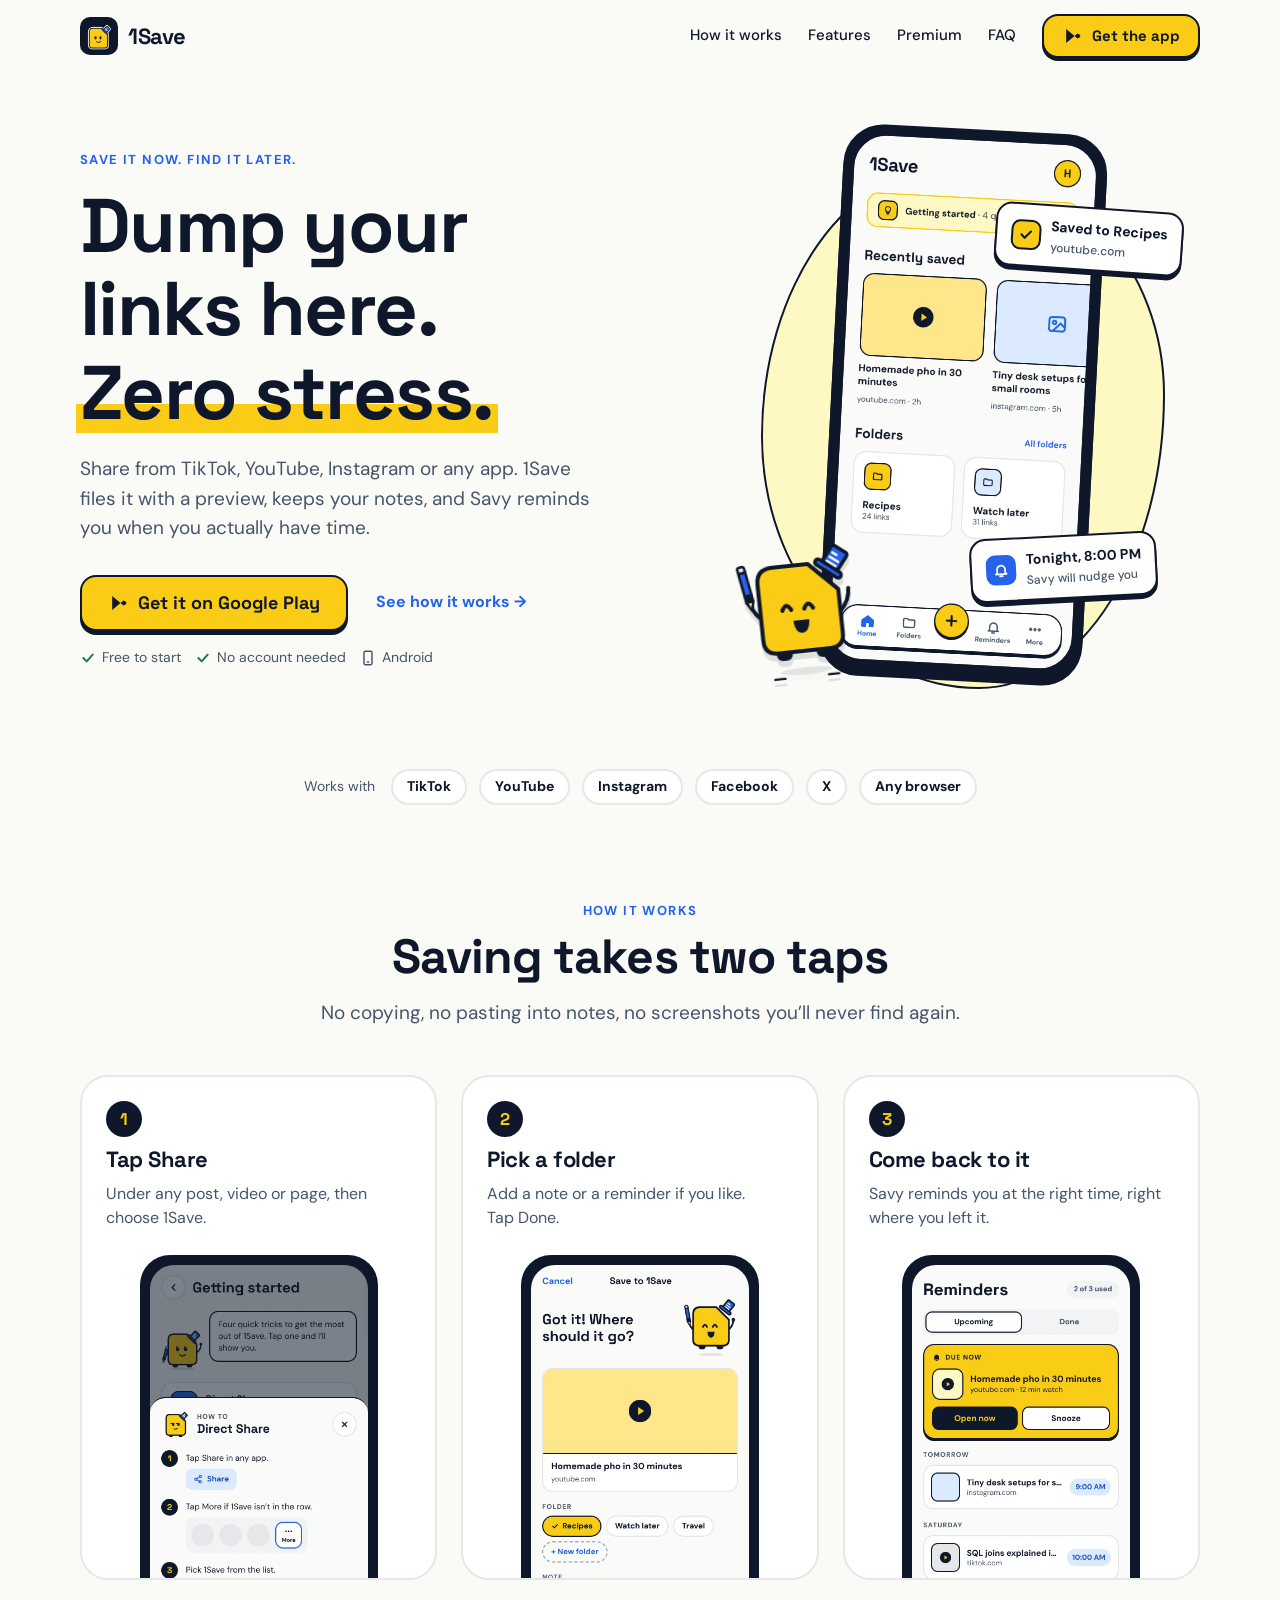
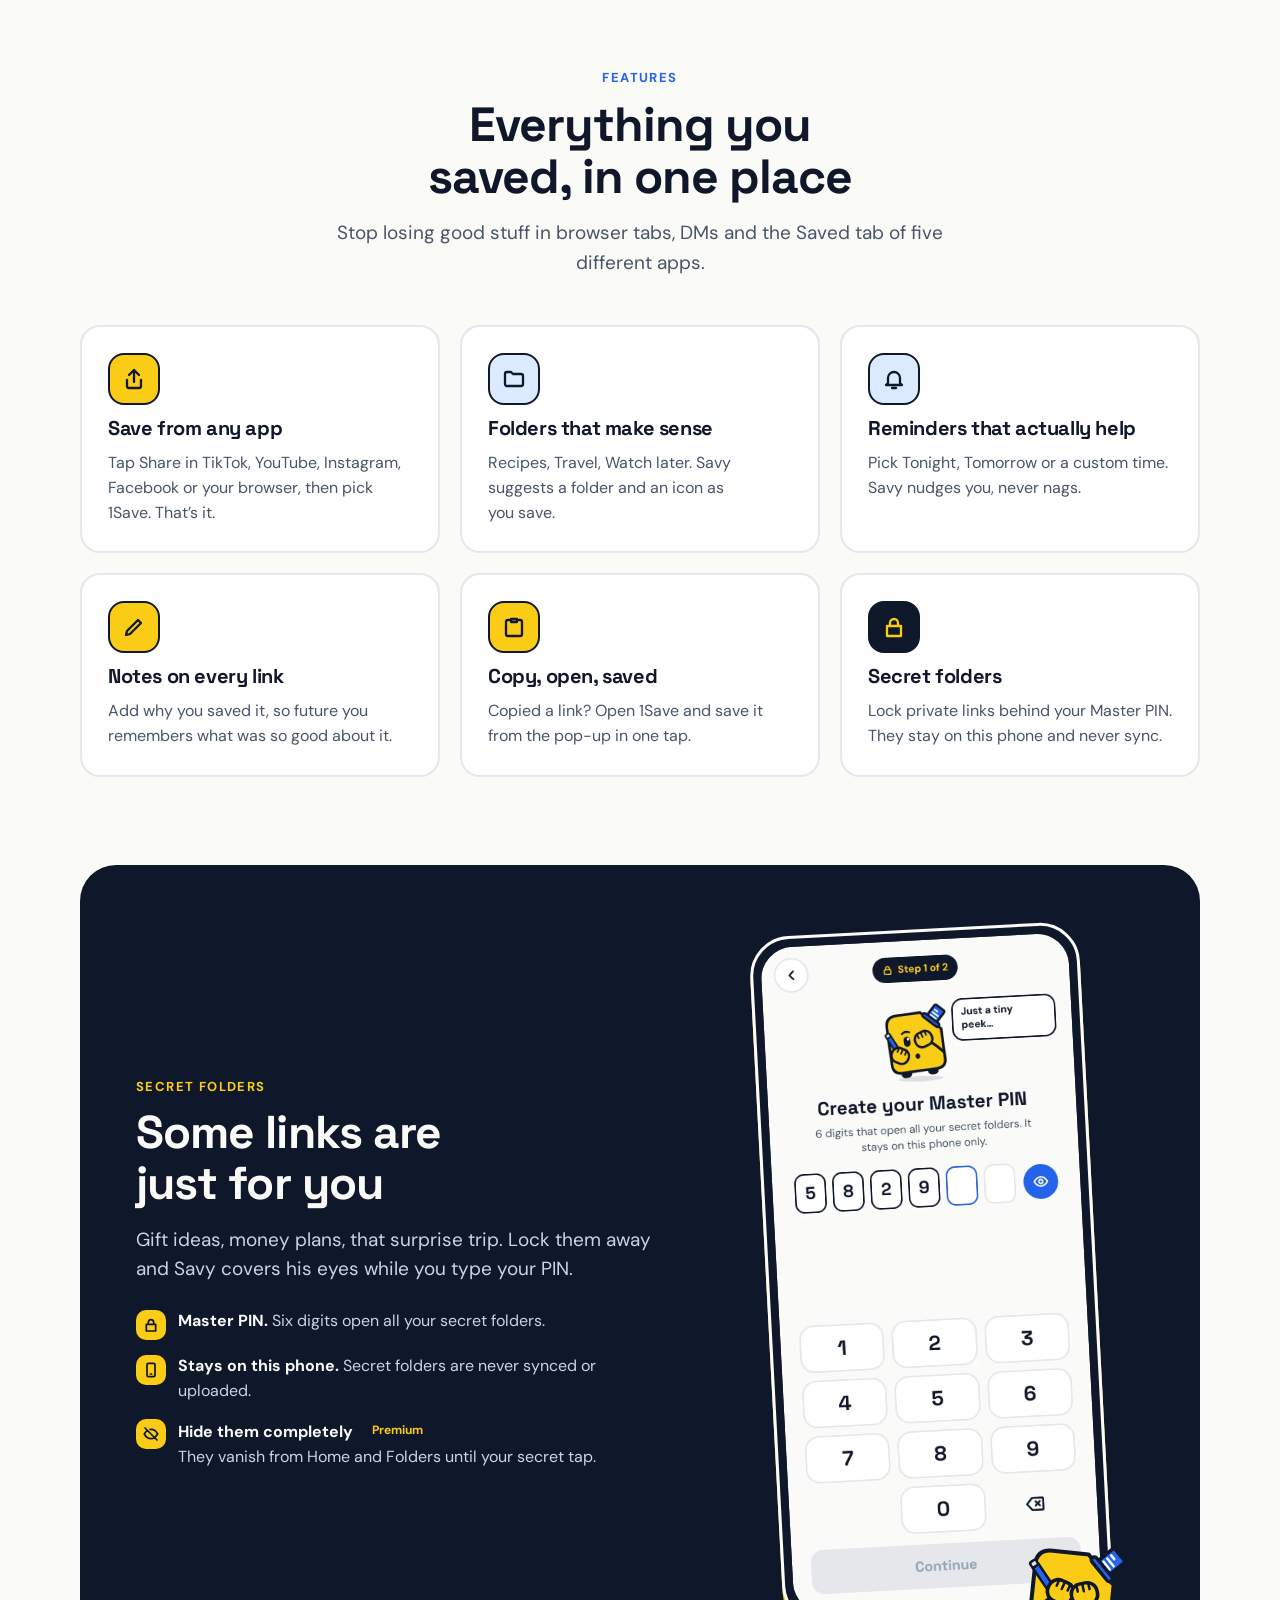
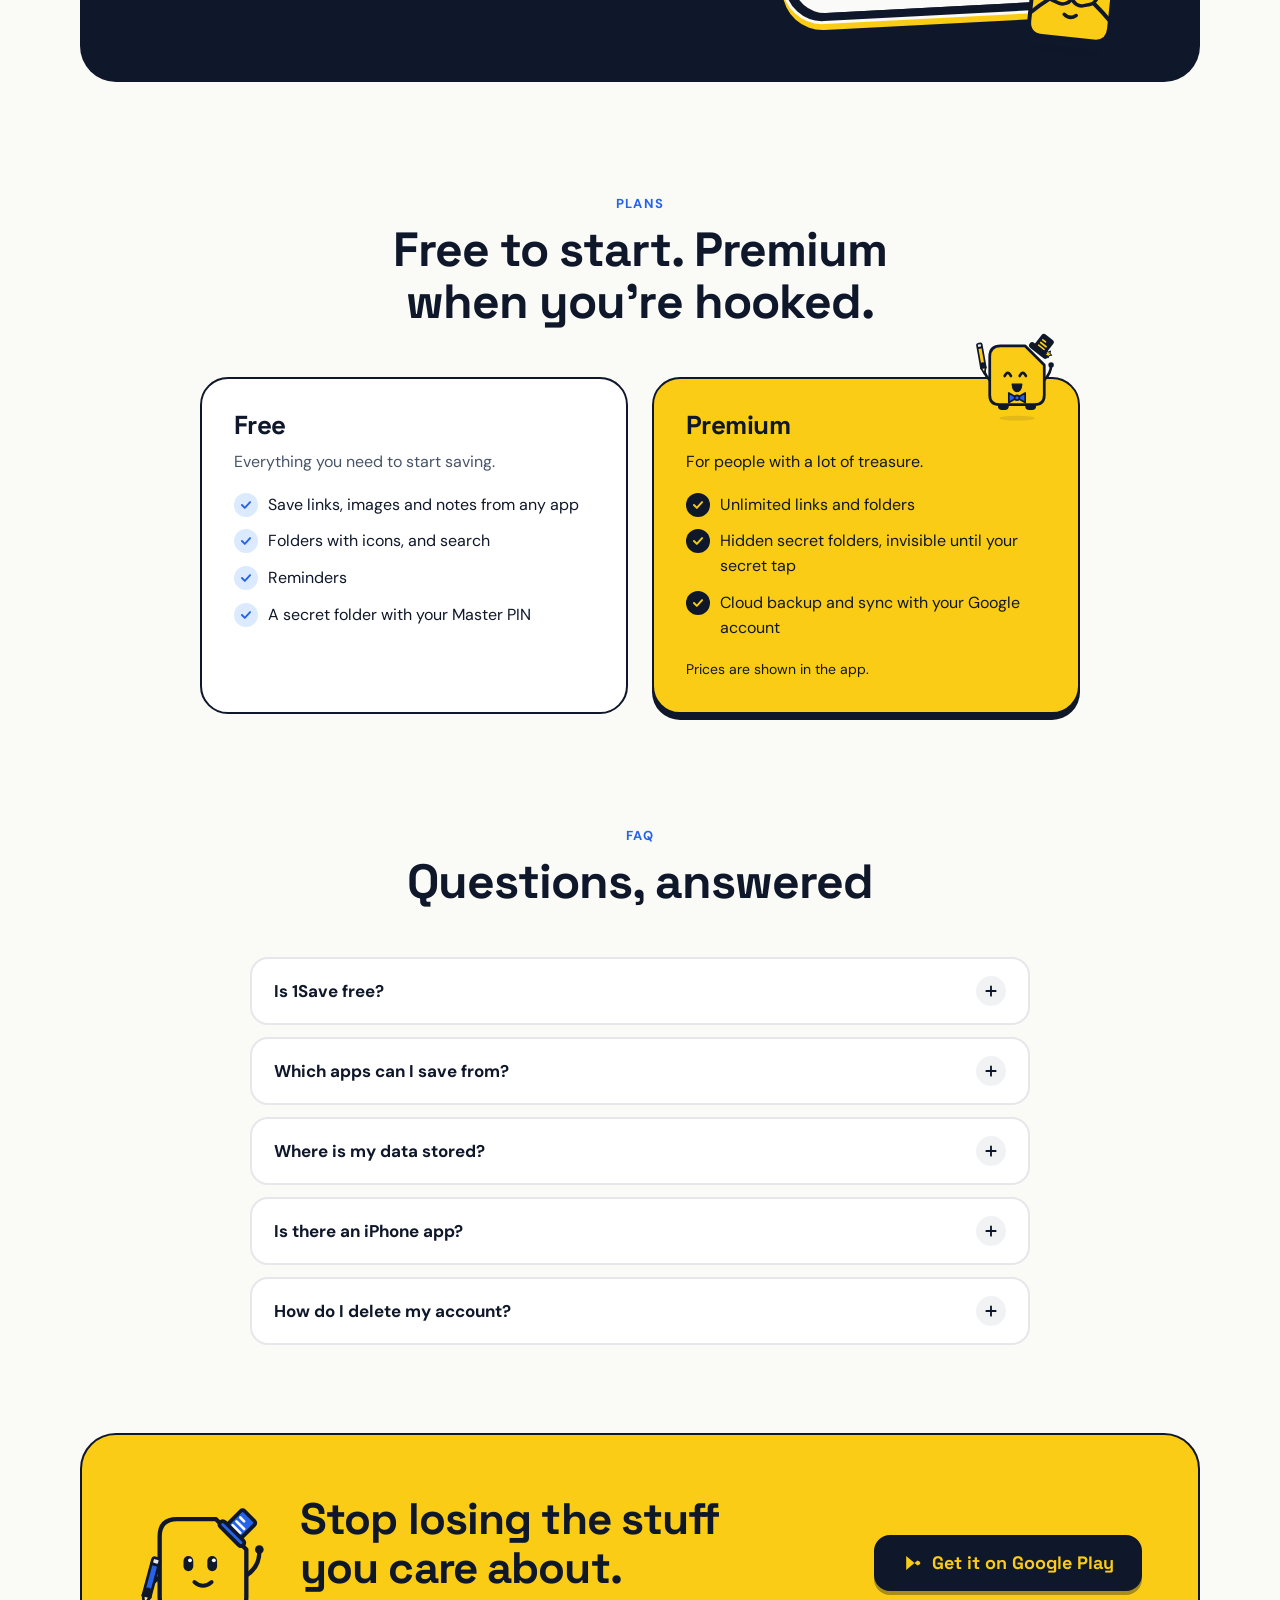
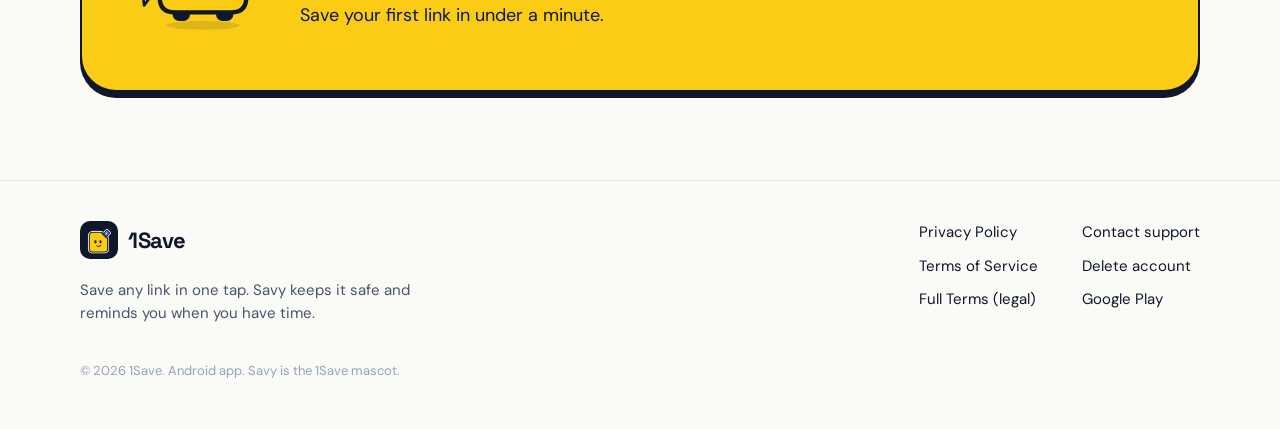
<file: index.html>
<!DOCTYPE html>
<html lang="en">
<head>
<meta charset="utf-8">
<meta name="viewport" content="width=device-width, initial-scale=1">
<title>1Save: save any link in one tap</title>
<meta name="description" content="Save links, videos and images from any app in one tap. Folders, notes and smart reminders, with Savy keeping it all safe. Free on Android.">
<link rel="canonical" href="https://1save.app/">
<meta name="theme-color" content="#FAFAF7">
<link rel="icon" href="assets/favicon.png" sizes="48x48" type="image/png">
<link rel="icon" href="assets/favicon-192.png" sizes="192x192" type="image/png">
<link rel="apple-touch-icon" href="assets/logo.png">
<meta property="og:type" content="website">
<meta property="og:site_name" content="1Save">
<meta property="og:title" content="1Save: save any link in one tap">
<meta property="og:description" content="Save links, videos and images from any app in one tap. Folders, notes and smart reminders, with Savy keeping it all safe. Free on Android.">
<meta property="og:url" content="https://1save.app/">
<meta property="og:image" content="https://1save.app/assets/web_preview.png">
<meta property="og:image:width" content="1200">
<meta property="og:image:height" content="630">
<meta name="twitter:card" content="summary_large_image">
<meta name="twitter:title" content="1Save: save any link in one tap">
<meta name="twitter:description" content="Save links, videos and images from any app in one tap. Folders, notes and smart reminders, with Savy keeping it all safe. Free on Android.">
<meta name="twitter:image" content="https://1save.app/assets/web_preview.png">
<link rel="preconnect" href="https://fonts.googleapis.com">
<link rel="preconnect" href="https://fonts.gstatic.com" crossorigin>
<link rel="stylesheet" href="https://fonts.googleapis.com/css2?family=DM+Sans:wght@400;500;700&amp;family=Space+Grotesk:wght@500;700&amp;display=swap">
<link rel="stylesheet" href="assets/site.css">
<!-- Google tag (gtag.js) -->
<script async src="https://www.googletagmanager.com/gtag/js?id=G-3QZ41BPEPX"></script>
<script>
window.dataLayer = window.dataLayer || [];
function gtag(){dataLayer.push(arguments);}
gtag('js', new Date());
gtag('config', 'G-3QZ41BPEPX');
</script>
<script type="application/ld+json">
{"@context":"https://schema.org","@type":"SoftwareApplication","name":"1Save","operatingSystem":"Android","applicationCategory":"UtilitiesApplication","url":"https://1save.app/","offers":{"@type":"Offer","price":"0","priceCurrency":"USD"},"downloadUrl":"https://play.google.com/store/apps/details?id=com.onesave.app"}
</script>
</head>
<body>
<a class="skip" href="#main">Skip to content</a>
<header class="site-header" id="top">
<div class="wrap">
<a class="brand" href="index.html"><img src="assets/logo.png" alt="" width="38" height="38">1Save</a>
<nav class="nav" aria-label="Main"><a class="navlink" href="#how">How it works</a><a class="navlink" href="#features">Features</a><a class="navlink" href="#plans">Premium</a><a class="navlink" href="#faq">FAQ</a><a class="btn btn-primary btn-small" href="https://play.google.com/store/apps/details?id=com.onesave.app" target="_blank" rel="noopener noreferrer"><svg width="20" height="20" viewBox="0 0 24 24" aria-hidden="true"><path d="M5 3.5v17l10-8.5z" fill="#0F172A"/><path d="M15 12l3.6-3.1 2.4 1.4c1.3.8 1.3 2.6 0 3.4l-2.4 1.4z" fill="#0F172A"/></svg>Get the app</a></nav>
</div>
</header>
<main id="main">

<section class="hero">
<div class="wrap">
<div>
<div class="overline">Save it now. Find it later.</div>
<h1>Dump your links here. <span class="hl">Zero stress.</span></h1>
<p class="lead">Share from TikTok, YouTube, Instagram or any app. 1Save files it with a preview, keeps your notes, and Savy reminds you when you actually have time.</p>
<div class="hero-cta">
<a class="btn btn-primary" href="https://play.google.com/store/apps/details?id=com.onesave.app" target="_blank" rel="noopener noreferrer"><svg width="20" height="20" viewBox="0 0 24 24" aria-hidden="true"><path d="M5 3.5v17l10-8.5z" fill="#0F172A"/><path d="M15 12l3.6-3.1 2.4 1.4c1.3.8 1.3 2.6 0 3.4l-2.4 1.4z" fill="#0F172A"/></svg>Get it on Google Play</a>
<a class="btn btn-ghost" href="#how">See how it works →</a>
</div>
<div class="hero-note"><span><svg width="16" height="16" viewBox="0 0 24 24" fill="none" stroke="#15803D" stroke-width="3" stroke-linecap="round" stroke-linejoin="round" aria-hidden="true"><path d="M5 12l5 5 9-10"/></svg>Free to start</span><span><svg width="16" height="16" viewBox="0 0 24 24" fill="none" stroke="#15803D" stroke-width="3" stroke-linecap="round" stroke-linejoin="round" aria-hidden="true"><path d="M5 12l5 5 9-10"/></svg>No account needed</span><span><svg width="16" height="16" viewBox="0 0 24 24" fill="none" stroke="#475569" stroke-width="2.2" stroke-linecap="round" stroke-linejoin="round" aria-hidden="true"><path d="M8 2h8a2 2 0 0 1 2 2v16a2 2 0 0 1-2 2H8a2 2 0 0 1-2-2V4a2 2 0 0 1 2-2z M11 18h2"/></svg>Android</span></div>
</div>
<div class="hero-art" aria-hidden="true">
<div class="blob"></div>
<div class="phone"><img src="assets/screens/Main.webp" alt="" width="390" height="844" fetchpriority="high"></div>
<img class="savy" src="assets/savy/excited.svg" alt="" width="120" height="132">
<div class="sticker s1"><span class="dot" style="background:#FACC15;border:2px solid #0F172A"><svg width="16" height="16" viewBox="0 0 24 24" fill="none" stroke="#0F172A" stroke-width="3.2" stroke-linecap="round" stroke-linejoin="round" aria-hidden="true"><path d="M5 12l5 5 9-10"/></svg></span><span>Saved to Recipes<small>youtube.com</small></span></div>
<div class="sticker s2"><span class="dot" style="background:#2563EB"><svg width="16" height="16" viewBox="0 0 24 24" fill="none" stroke="#FFFFFF" stroke-width="2.6" stroke-linecap="round" stroke-linejoin="round" aria-hidden="true"><path d="M6 16V11a6 6 0 0 1 12 0v5l2 2H4z M10 21h4"/></svg></span><span>Tonight, 8:00 PM<small>Savy will nudge you</small></span></div>
</div>
</div>
</section>

<div class="works" aria-label="Works with"><div class="wrap"><p>Works with</p><span class="chip">TikTok</span><span class="chip">YouTube</span><span class="chip">Instagram</span><span class="chip">Facebook</span><span class="chip">X</span><span class="chip">Any browser</span></div></div>

<section class="block" id="how">
<div class="wrap">
<div class="section-head"><div class="overline">How it works</div><h2>Saving takes two taps</h2><p class="lead">No copying, no pasting into notes, no screenshots you’ll never find again.</p></div>
<div class="steps">
<article class="step"><span class="num">1</span><h3>Tap Share</h3><p>Under any post, video or page, then choose 1Save.</p><div class="shot"><img src="assets/screens/GettingStartedSheet.webp" alt="1Save guide showing how to share a link from another app" width="390" height="844" loading="lazy"></div></article>
<article class="step"><span class="num">2</span><h3>Pick a folder</h3><p>Add a note or a reminder if you like. Tap Done.</p><div class="shot"><img src="assets/screens/SaveSheet.webp" alt="Saving a link: preview, folder chips, note and reminder" width="390" height="844" loading="lazy"></div></article>
<article class="step"><span class="num">3</span><h3>Come back to it</h3><p>Savy reminds you at the right time, right where you left it.</p><div class="shot"><img src="assets/screens/Reminders.webp" alt="Reminders list with a link due now" width="390" height="844" loading="lazy"></div></article>
</div>
</div>
</section>

<section class="block" id="features" style="padding-top:0">
<div class="wrap">
<div class="section-head"><div class="overline">Features</div><h2>Everything you saved, in one place</h2><p class="lead">Stop losing good stuff in browser tabs, DMs and the Saved tab of five different apps.</p></div>
<div class="features">
<article class="feature"><div class="tile" style="background:#FACC15"><svg width="24" height="24" viewBox="0 0 24 24" fill="none" stroke="#0F172A" stroke-width="2.3" stroke-linecap="round" stroke-linejoin="round" aria-hidden="true"><path d="M12 15V3 M7 8l5-5 5 5 M5 13v6a2 2 0 0 0 2 2h10a2 2 0 0 0 2-2v-6"/></svg></div><h3>Save from any app</h3><p>Tap Share in TikTok, YouTube, Instagram, Facebook or your browser, then pick 1Save. That’s it.</p></article>
<article class="feature"><div class="tile" style="background:#DBEAFE"><svg width="24" height="24" viewBox="0 0 24 24" fill="none" stroke="#0F172A" stroke-width="2.3" stroke-linecap="round" stroke-linejoin="round" aria-hidden="true"><path d="M3 7a2 2 0 0 1 2-2h4l2 2h8a2 2 0 0 1 2 2v8a2 2 0 0 1-2 2H5a2 2 0 0 1-2-2z"/></svg></div><h3>Folders that make sense</h3><p>Recipes, Travel, Watch later. Savy suggests a folder and an icon as you save.</p></article>
<article class="feature"><div class="tile" style="background:#DBEAFE"><svg width="24" height="24" viewBox="0 0 24 24" fill="none" stroke="#0F172A" stroke-width="2.3" stroke-linecap="round" stroke-linejoin="round" aria-hidden="true"><path d="M6 16V11a6 6 0 0 1 12 0v5l2 2H4z M10 21h4"/></svg></div><h3>Reminders that actually help</h3><p>Pick Tonight, Tomorrow or a custom time. Savy nudges you, never nags.</p></article>
<article class="feature"><div class="tile" style="background:#FACC15"><svg width="24" height="24" viewBox="0 0 24 24" fill="none" stroke="#0F172A" stroke-width="2.3" stroke-linecap="round" stroke-linejoin="round" aria-hidden="true"><path d="M4 20l4-1 11-11-3-3L5 16z"/></svg></div><h3>Notes on every link</h3><p>Add why you saved it, so future you remembers what was so good about it.</p></article>
<article class="feature"><div class="tile" style="background:#FACC15"><svg width="24" height="24" viewBox="0 0 24 24" fill="none" stroke="#0F172A" stroke-width="2.3" stroke-linecap="round" stroke-linejoin="round" aria-hidden="true"><path d="M9 4h6v3H9z M7 5H6a2 2 0 0 0-2 2v12a2 2 0 0 0 2 2h12a2 2 0 0 0 2-2V7a2 2 0 0 0-2-2h-1"/></svg></div><h3>Copy, open, saved</h3><p>Copied a link? Open 1Save and save it from the pop-up in one tap.</p></article>
<article class="feature"><div class="tile" style="background:#0F172A"><svg width="24" height="24" viewBox="0 0 24 24" fill="none" stroke="#FACC15" stroke-width="2.3" stroke-linecap="round" stroke-linejoin="round" aria-hidden="true"><path d="M5 11h14v10H5z M8 11V8a4 4 0 0 1 8 0v3"/></svg></div><h3>Secret folders</h3><p>Lock private links behind your Master PIN. They stay on this phone and never sync.</p></article>
</div>
</div>
</section>

<section class="block" style="padding-top:0">
<div class="wrap">
<div class="secret">
<div>
<div class="overline">Secret folders</div>
<h2>Some links are just for you</h2>
<p class="lead">Gift ideas, money plans, that surprise trip. Lock them away and Savy covers his eyes while you type your PIN.</p>
<ul>
<li><span class="ic"><svg width="16" height="16" viewBox="0 0 24 24" fill="none" stroke="#0F172A" stroke-width="2.6" stroke-linecap="round" stroke-linejoin="round" aria-hidden="true"><path d="M5 11h14v10H5z M8 11V8a4 4 0 0 1 8 0v3"/></svg></span><span><b>Master PIN.</b> Six digits open all your secret folders.</span></li>
<li><span class="ic"><svg width="16" height="16" viewBox="0 0 24 24" fill="none" stroke="#0F172A" stroke-width="2.6" stroke-linecap="round" stroke-linejoin="round" aria-hidden="true"><path d="M8 2h8a2 2 0 0 1 2 2v16a2 2 0 0 1-2 2H8a2 2 0 0 1-2-2V4a2 2 0 0 1 2-2z M11 18h2"/></svg></span><span><b>Stays on this phone.</b> Secret folders are never synced or uploaded.</span></li>
<li><span class="ic"><svg width="16" height="16" viewBox="0 0 24 24" fill="none" stroke="#0F172A" stroke-width="2.6" stroke-linecap="round" stroke-linejoin="round" aria-hidden="true"><path d="M3 3l18 18 M10.6 5.1A10 10 0 0 1 12 5c6.5 0 10 7 10 7a17 17 0 0 1-3.2 4.1 M6.6 6.6A17 17 0 0 0 2 12s3.5 7 10 7a9.7 9.7 0 0 0 5.4-1.6"/></svg></span><span><b>Hide them completely</b> <span class="badge">Premium</span><br>They vanish from Home and Folders until your secret tap.</span></li>
</ul>
</div>
<div class="secret-art" aria-hidden="true">
<div class="phone"><img src="assets/screens/SecretPinPeek.webp" alt="" width="390" height="844" loading="lazy"></div>
<img class="savy" src="assets/savy/cover.svg" alt="" width="120" height="132" loading="lazy">
</div>
</div>
</div>
</section>

<section class="block" id="plans" style="padding-top:24px">
<div class="wrap">
<div class="section-head"><div class="overline">Plans</div><h2>Free to start. Premium when you’re hooked.</h2></div>
<div class="plans">
<article class="plan">
<h3>Free</h3><p class="sub">Everything you need to start saving.</p>
<ul>
<li><span class="check"><svg width="14" height="14" viewBox="0 0 24 24" fill="none" stroke="#2563EB" stroke-width="3.2" stroke-linecap="round" stroke-linejoin="round" aria-hidden="true"><path d="M5 12l5 5 9-10"/></svg></span>Save links, images and notes from any app</li>
<li><span class="check"><svg width="14" height="14" viewBox="0 0 24 24" fill="none" stroke="#2563EB" stroke-width="3.2" stroke-linecap="round" stroke-linejoin="round" aria-hidden="true"><path d="M5 12l5 5 9-10"/></svg></span>Folders with icons, and search</li>
<li><span class="check"><svg width="14" height="14" viewBox="0 0 24 24" fill="none" stroke="#2563EB" stroke-width="3.2" stroke-linecap="round" stroke-linejoin="round" aria-hidden="true"><path d="M5 12l5 5 9-10"/></svg></span>Reminders</li>
<li><span class="check"><svg width="14" height="14" viewBox="0 0 24 24" fill="none" stroke="#2563EB" stroke-width="3.2" stroke-linecap="round" stroke-linejoin="round" aria-hidden="true"><path d="M5 12l5 5 9-10"/></svg></span>A secret folder with your Master PIN</li>
</ul>
</article>
<article class="plan premium">
<img class="savy-mini" src="assets/savy/premium.svg" alt="" width="82" height="90" loading="lazy">
<h3>Premium</h3><p class="sub">For people with a lot of treasure.</p>
<ul>
<li><span class="check"><svg width="14" height="14" viewBox="0 0 24 24" fill="none" stroke="#FACC15" stroke-width="3.2" stroke-linecap="round" stroke-linejoin="round" aria-hidden="true"><path d="M5 12l5 5 9-10"/></svg></span>Unlimited links and folders</li>
<li><span class="check"><svg width="14" height="14" viewBox="0 0 24 24" fill="none" stroke="#FACC15" stroke-width="3.2" stroke-linecap="round" stroke-linejoin="round" aria-hidden="true"><path d="M5 12l5 5 9-10"/></svg></span>Hidden secret folders, invisible until your secret tap</li>
<li><span class="check"><svg width="14" height="14" viewBox="0 0 24 24" fill="none" stroke="#FACC15" stroke-width="3.2" stroke-linecap="round" stroke-linejoin="round" aria-hidden="true"><path d="M5 12l5 5 9-10"/></svg></span>Cloud backup and sync with your Google account</li>
</ul>
<p class="sub" style="margin-top:0;font-size:14px">Prices are shown in the app.</p>
</article>
</div>
</div>
</section>

<section class="block" id="faq" style="padding-top:24px">
<div class="wrap">
<div class="section-head"><div class="overline">FAQ</div><h2>Questions, answered</h2></div>
<div class="faq"><details><summary>Is 1Save free?<span class="pm"><svg width="16" height="16" viewBox="0 0 24 24" fill="none" stroke="#0F172A" stroke-width="2.8" stroke-linecap="round" stroke-linejoin="round" aria-hidden="true"><path d="M12 5v14 M5 12h14"/></svg></span></summary><p>Yes. You can save links, images and notes, make folders, set reminders and lock a secret folder for free. Premium adds unlimited links and folders, hidden secret folders and cloud backup and sync.</p></details><details><summary>Which apps can I save from?<span class="pm"><svg width="16" height="16" viewBox="0 0 24 24" fill="none" stroke="#0F172A" stroke-width="2.8" stroke-linecap="round" stroke-linejoin="round" aria-hidden="true"><path d="M12 5v14 M5 12h14"/></svg></span></summary><p>Any app with a Share button: TikTok, YouTube, Instagram, Facebook, X, Chrome and more. You can also copy a link and open 1Save, or paste it in yourself.</p></details><details><summary>Where is my data stored?<span class="pm"><svg width="16" height="16" viewBox="0 0 24 24" fill="none" stroke="#0F172A" stroke-width="2.8" stroke-linecap="round" stroke-linejoin="round" aria-hidden="true"><path d="M12 5v14 M5 12h14"/></svg></span></summary><p>1Save is local-first: your links live on your phone. Premium users can back up and sync to the cloud with their Google account. Secret folders always stay on your device.</p></details><details><summary>Is there an iPhone app?<span class="pm"><svg width="16" height="16" viewBox="0 0 24 24" fill="none" stroke="#0F172A" stroke-width="2.8" stroke-linecap="round" stroke-linejoin="round" aria-hidden="true"><path d="M12 5v14 M5 12h14"/></svg></span></summary><p>Not yet. 1Save is available on Android through Google Play.</p></details><details><summary>How do I delete my account?<span class="pm"><svg width="16" height="16" viewBox="0 0 24 24" fill="none" stroke="#0F172A" stroke-width="2.8" stroke-linecap="round" stroke-linejoin="round" aria-hidden="true"><path d="M12 5v14 M5 12h14"/></svg></span></summary><p>Use the <a href="delete-account.html">account deletion form</a> and we’ll remove your account and its data. Questions? Email <a href="mailto:support@1save.app">support@1save.app</a>.</p></details></div>
</div>
</section>

<section class="wrap">
<div class="cta">
<img class="savy" src="assets/savy/happy.svg" alt="" width="130" height="143" loading="lazy">
<div><h2>Stop losing the stuff you care about.</h2><p>Save your first link in under a minute.</p></div>
<a class="btn btn-primary" href="https://play.google.com/store/apps/details?id=com.onesave.app" target="_blank" rel="noopener noreferrer"><svg width="20" height="20" viewBox="0 0 24 24" aria-hidden="true"><path d="M5 3.5v17l10-8.5z" fill="#FACC15"/><path d="M15 12l3.6-3.1 2.4 1.4c1.3.8 1.3 2.6 0 3.4l-2.4 1.4z" fill="#FACC15"/></svg>Get it on Google Play</a>
</div>
</section>

</main>
<footer class="site-footer">
<div class="wrap">
<div><a class="brand" href="index.html"><img src="assets/logo.png" alt="" width="38" height="38">1Save</a>
<p>Save any link in one tap. Savy keeps it safe and reminds you when you have time.</p></div>
<nav class="footer-links" aria-label="Footer">
<a href="privacy.html">Privacy Policy</a>
<a href="mailto:support@1save.app">Contact support</a>
<a href="terms.html">Terms of Service</a>
<a href="delete-account.html">Delete account</a>
<a href="term_full.html">Full Terms (legal)</a>
<a href="https://play.google.com/store/apps/details?id=com.onesave.app" target="_blank" rel="noopener noreferrer">Google Play</a>
</nav>
<div class="copyright">© 2026 1Save. Android app. Savy is the 1Save mascot.</div>
</div>
</footer>
<script>
(function(){var h=document.querySelector('.site-header');if(!h)return;var f=function(){h.classList.toggle('scrolled',window.scrollY>8)};f();window.addEventListener('scroll',f,{passive:true});})();
</script>
</body>
</html>
</file>
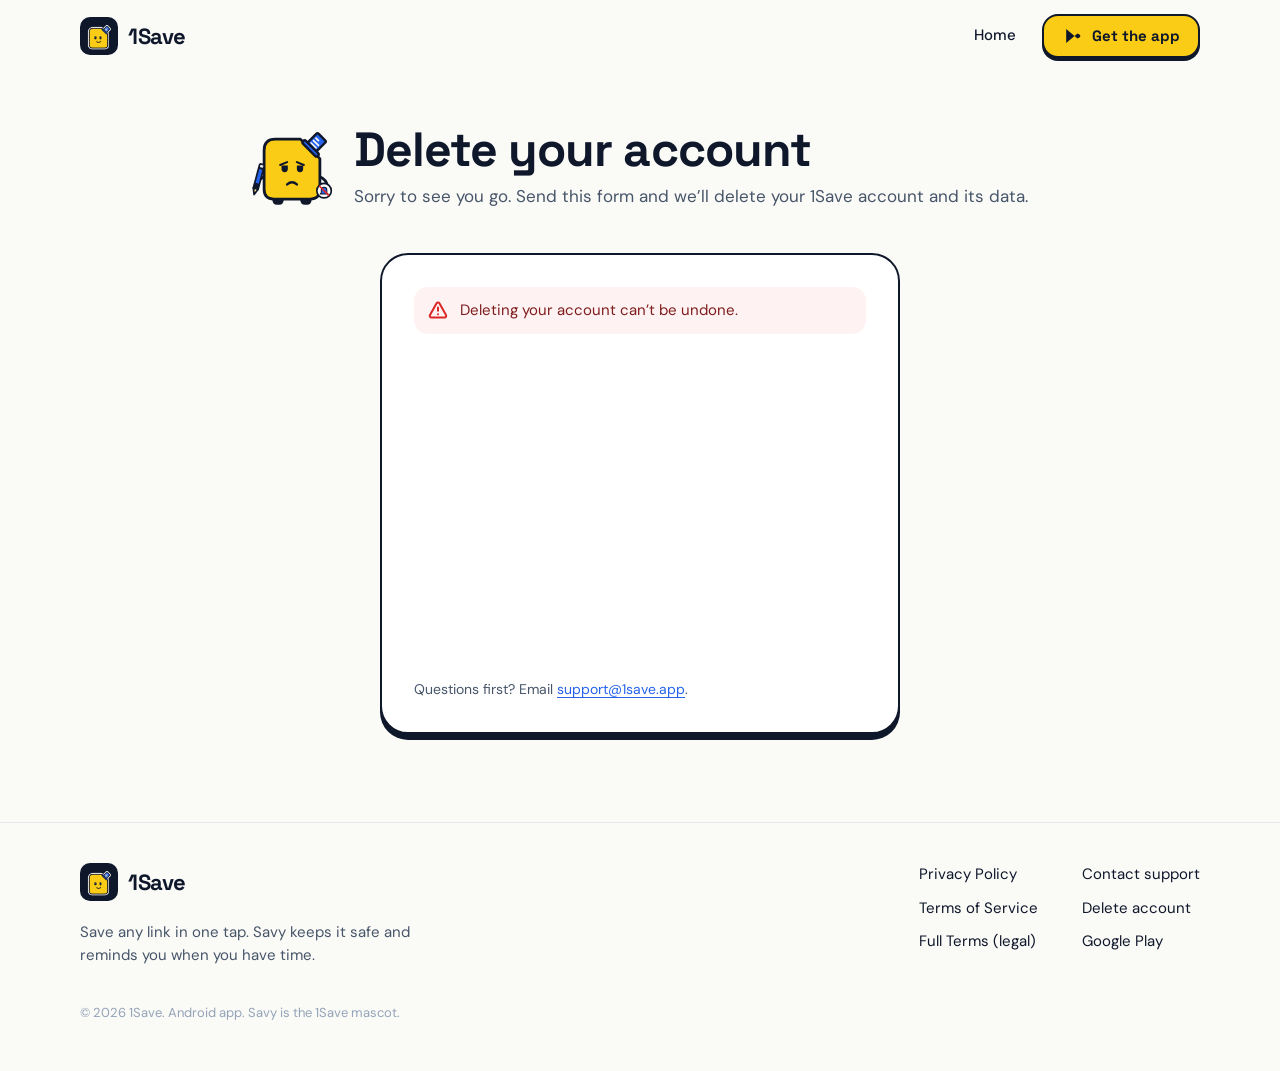
<file: delete-account.html>
<!DOCTYPE html>
<html lang="en">
<head>
<meta charset="utf-8">
<meta name="viewport" content="width=device-width, initial-scale=1">
<title>Delete your account · 1Save</title>
<meta name="description" content="Request deletion of your 1Save account and its data.">
<link rel="canonical" href="https://1save.app/delete-account.html">
<meta name="theme-color" content="#FAFAF7">
<link rel="icon" href="assets/favicon.png" sizes="48x48" type="image/png">
<link rel="icon" href="assets/favicon-192.png" sizes="192x192" type="image/png">
<link rel="apple-touch-icon" href="assets/logo.png">
<meta property="og:type" content="website">
<meta property="og:site_name" content="1Save">
<meta property="og:title" content="Delete your account · 1Save">
<meta property="og:description" content="Request deletion of your 1Save account and its data.">
<meta property="og:url" content="https://1save.app/delete-account.html">
<meta property="og:image" content="https://1save.app/assets/web_preview.png">
<meta property="og:image:width" content="1200">
<meta property="og:image:height" content="630">
<meta name="twitter:card" content="summary_large_image">
<meta name="twitter:title" content="Delete your account · 1Save">
<meta name="twitter:description" content="Request deletion of your 1Save account and its data.">
<meta name="twitter:image" content="https://1save.app/assets/web_preview.png">
<link rel="preconnect" href="https://fonts.googleapis.com">
<link rel="preconnect" href="https://fonts.gstatic.com" crossorigin>
<link rel="stylesheet" href="https://fonts.googleapis.com/css2?family=DM+Sans:wght@400;500;700&amp;family=Space+Grotesk:wght@500;700&amp;display=swap">
<link rel="stylesheet" href="assets/site.css">
<!-- Google tag (gtag.js) -->
<script async src="https://www.googletagmanager.com/gtag/js?id=G-3QZ41BPEPX"></script>
<script>
window.dataLayer = window.dataLayer || [];
function gtag(){dataLayer.push(arguments);}
gtag('js', new Date());
gtag('config', 'G-3QZ41BPEPX');
</script>
</head>
<body>
<a class="skip" href="#main">Skip to content</a>
<header class="site-header" id="top">
<div class="wrap">
<a class="brand" href="index.html"><img src="assets/logo.png" alt="" width="38" height="38">1Save</a>
<nav class="nav" aria-label="Main"><a class="navlink" href="index.html">Home</a><a class="btn btn-primary btn-small" href="https://play.google.com/store/apps/details?id=com.onesave.app" target="_blank" rel="noopener noreferrer"><svg width="20" height="20" viewBox="0 0 24 24" aria-hidden="true"><path d="M5 3.5v17l10-8.5z" fill="#0F172A"/><path d="M15 12l3.6-3.1 2.4 1.4c1.3.8 1.3 2.6 0 3.4l-2.4 1.4z" fill="#0F172A"/></svg>Get the app</a></nav>
</div>
</header>
<main id="main">
<section class="doc-hero"><div class="wrap"><img src="assets/savy/sad.svg" alt="" width="84" height="92"><div><h1>Delete your account</h1><p>Sorry to see you go. Send this form and we’ll delete your 1Save account and its data.</p></div></div></section>
<div class="form-card" id="form-container">
<div class="warn"><svg width="20" height="20" viewBox="0 0 24 24" fill="none" stroke="#DC2626" stroke-width="2.4" stroke-linecap="round" stroke-linejoin="round" aria-hidden="true" style="flex-shrink:0;margin-top:1px"><path d="M12 9v4 M12 17h.01 M10.3 3.9L2.4 18a2 2 0 0 0 1.7 3h15.8a2 2 0 0 0 1.7-3L13.7 3.9a2 2 0 0 0-3.4 0z"/></svg><span>Deleting your account can’t be undone.</span></div>
<iframe data-tally-src="https://tally.so/embed/D4D0AZ?alignLeft=1&hideTitle=1&transparentBackground=1&dynamicHeight=1" loading="lazy" width="100%" height="301" frameborder="0" marginheight="0" marginwidth="0" title="Account Deletion Support"></iframe>
<script>var d=document,w="https://tally.so/widgets/embed.js",v=function(){"undefined"!=typeof Tally?Tally.loadEmbeds():d.querySelectorAll("iframe[data-tally-src]:not([src])").forEach((function(e){e.src=e.dataset.tallySrc}))};if("undefined"!=typeof Tally)v();else if(d.querySelector('script[src="'+w+'"]')==null){var s=d.createElement("script");s.src=w,s.onload=v,s.onerror=v,d.body.appendChild(s);}</script>
<p style="margin-top:16px;font-size:14px;color:#475569">Questions first? Email <a href="mailto:support@1save.app">support@1save.app</a>.</p>
</div>
</main>
<footer class="site-footer">
<div class="wrap">
<div><a class="brand" href="index.html"><img src="assets/logo.png" alt="" width="38" height="38">1Save</a>
<p>Save any link in one tap. Savy keeps it safe and reminds you when you have time.</p></div>
<nav class="footer-links" aria-label="Footer">
<a href="privacy.html">Privacy Policy</a>
<a href="mailto:support@1save.app">Contact support</a>
<a href="terms.html">Terms of Service</a>
<a href="delete-account.html">Delete account</a>
<a href="term_full.html">Full Terms (legal)</a>
<a href="https://play.google.com/store/apps/details?id=com.onesave.app" target="_blank" rel="noopener noreferrer">Google Play</a>
</nav>
<div class="copyright">© 2026 1Save. Android app. Savy is the 1Save mascot.</div>
</div>
</footer>
<script>
(function(){var h=document.querySelector('.site-header');if(!h)return;var f=function(){h.classList.toggle('scrolled',window.scrollY>8)};f();window.addEventListener('scroll',f,{passive:true});})();
</script>
</body>
</html>
</file>
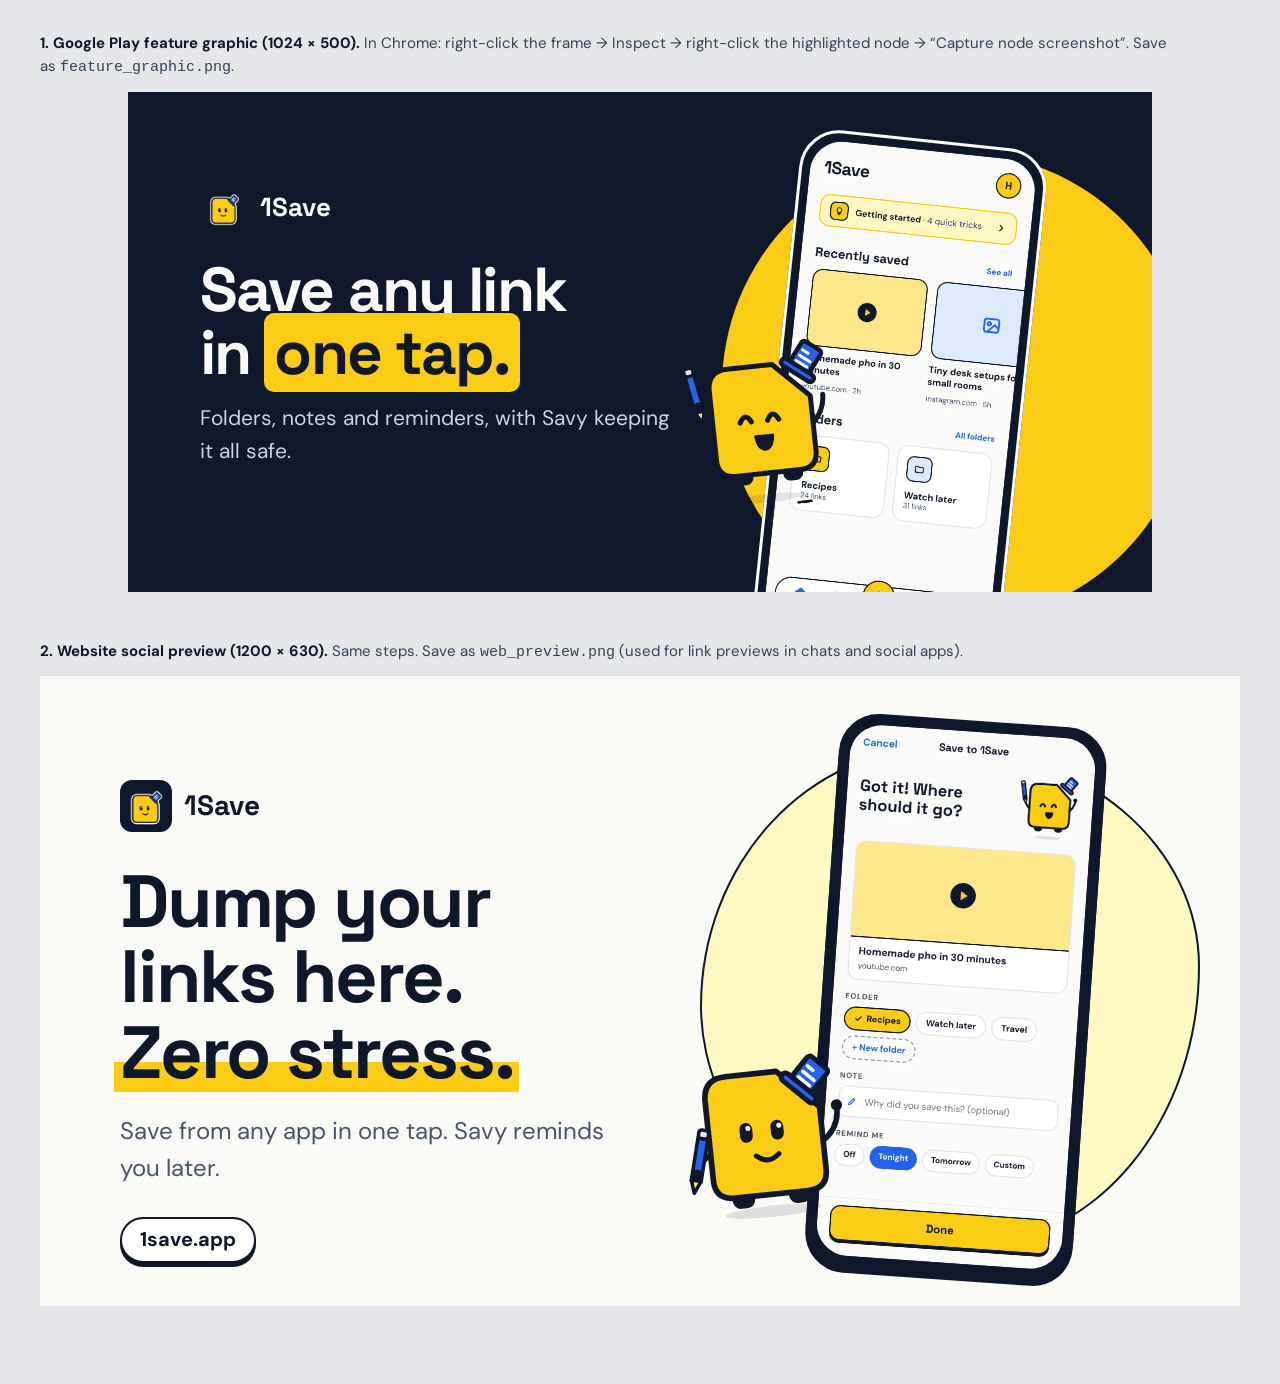
<file: feature-graphic.html>
<!DOCTYPE html>
<html lang="en">
<head>
<meta charset="utf-8">
<meta name="viewport" content="width=device-width, initial-scale=1">
<meta name="robots" content="noindex">
<title>1Save · Store graphics generator</title>
<link rel="stylesheet" href="https://fonts.googleapis.com/css2?family=DM+Sans:wght@400;500;700&amp;family=Space+Grotesk:wght@500;700&amp;display=swap">
<link rel="stylesheet" href="assets/site.css">
<style>
  body { background: #E5E7EB; padding: 32px; }
  .help { max-width: 1200px; margin: 0 auto 12px; font-size: 15px; color: #334155; }
  .help b { color: #0F172A; }
  .frame { position: relative; overflow: hidden; margin: 0 auto 48px; font-family: var(--font-body); color: var(--ink); }
  .frame h1 { font-family: var(--font-display); letter-spacing: -0.03em; line-height: 1.02; }
  .frame .hl { background: linear-gradient(transparent 60%, var(--yellow) 60%, var(--yellow) 92%, transparent 92%); padding: 0 6px; margin: 0 -6px; }
  .frame .phone { position: absolute; }
  .frame .savy { position: absolute; }
  .frame .mark { display: flex; align-items: center; gap: 12px; font-family: var(--font-display); font-weight: 700; }
  .frame .mark img { border-radius: 12px; }

  /* Google Play feature graphic 1024 x 500. Keep key content away from the edges. */
  #feature { width: 1024px; height: 500px; background: var(--ink); color: var(--paper); }
  #feature .copy { position: absolute; left: 72px; top: 92px; width: 470px; }
  #feature .mark { font-size: 26px; color: var(--paper); }
  #feature h1 { font-size: 62px; margin-top: 26px; color: var(--paper); }
  #feature .hl { color: var(--ink); background: var(--yellow); border-radius: 10px; padding: 0 10px; margin: 0; box-decoration-break: clone; -webkit-box-decoration-break: clone; }
  #feature p { margin-top: 18px; font-size: 21px; color: var(--on-ink-2); }
  #feature .blob { position: absolute; right: -40px; top: 60px; width: 470px; height: 470px; border-radius: 50%; background: var(--yellow); }
  #feature .phone { right: 128px; top: 46px; width: 248px; transform: rotate(6deg); border-color: var(--paper); box-shadow: 0 6px 0 var(--ink); }
  #feature .savy { left: 560px; top: 250px; width: 150px; transform: rotate(-6deg); }

  /* Website social preview 1200 x 630 */
  #social { width: 1200px; height: 630px; background: var(--paper); }
  #social .copy { position: absolute; left: 80px; top: 104px; width: 560px; }
  #social .mark { font-size: 28px; }
  #social h1 { font-size: 74px; margin-top: 32px; }
  #social p { margin-top: 22px; font-size: 24px; color: var(--text-2); }
  #social .url { margin-top: 30px; display: inline-flex; height: 46px; align-items: center; padding: 0 18px; border-radius: 23px; border: 2.5px solid var(--ink); background: var(--white); font-weight: 700; font-size: 20px; box-shadow: 0 4px 0 var(--ink); }
  #social .blob { position: absolute; right: 40px; top: 70px; width: 500px; height: 500px; border-radius: 48% 52% 46% 54% / 52% 44% 56% 48%; background: var(--yellow-pale); border: 2.5px solid var(--ink); }
  #social .phone { right: 150px; top: 44px; width: 268px; transform: rotate(4deg); }
  #social .savy { right: 390px; top: 360px; width: 170px; transform: rotate(-6deg); }
</style>
</head>
<body>
<p class="help"><b>1. Google Play feature graphic (1024 × 500).</b> In Chrome: right-click the frame → Inspect → right-click the highlighted node → “Capture node screenshot”. Save as <code>feature_graphic.png</code>.</p>
<div class="frame" id="feature">
  <div class="blob"></div>
  <div class="copy">
    <div class="mark"><img src="assets/logo.png" alt="" width="48" height="48">1Save</div>
    <h1>Save any link in <span class="hl">one tap.</span></h1>
    <p>Folders, notes and reminders, with Savy keeping it all safe.</p>
  </div>
  <div class="phone"><img src="assets/screens/Main.webp" alt="" width="390" height="844"></div>
  <img class="savy" src="assets/savy/excited.svg" alt="" width="150" height="165">
</div>

<p class="help"><b>2. Website social preview (1200 × 630).</b> Same steps. Save as <code>web_preview.png</code> (used for link previews in chats and social apps).</p>
<div class="frame" id="social">
  <div class="blob"></div>
  <div class="copy">
    <div class="mark"><img src="assets/logo.png" alt="" width="52" height="52">1Save</div>
    <h1>Dump your links here. <span class="hl">Zero stress.</span></h1>
    <p>Save from any app in one tap. Savy reminds you later.</p>
    <div class="url">1save.app</div>
  </div>
  <div class="phone"><img src="assets/screens/SaveSheet.webp" alt="" width="390" height="844"></div>
  <img class="savy" src="assets/savy/happy.svg" alt="" width="170" height="187">
</div>
</body>
</html>
</file>
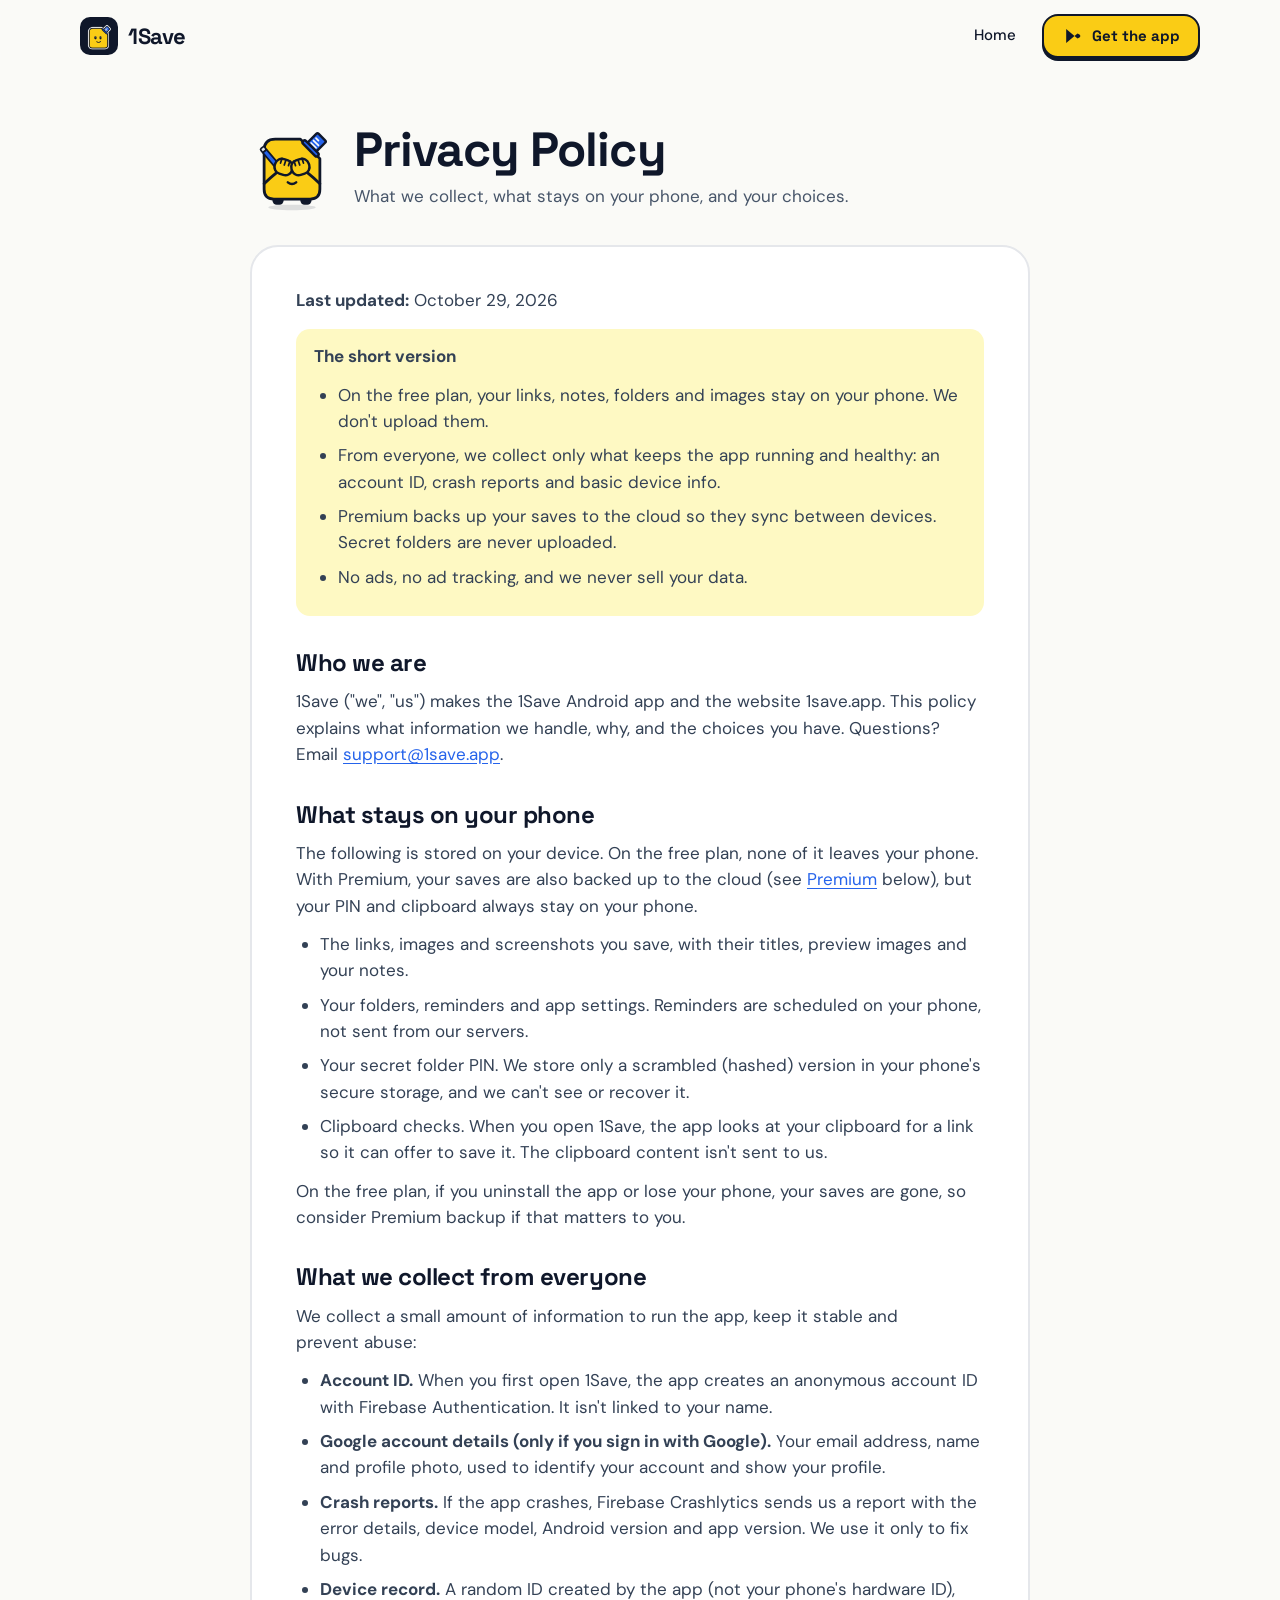
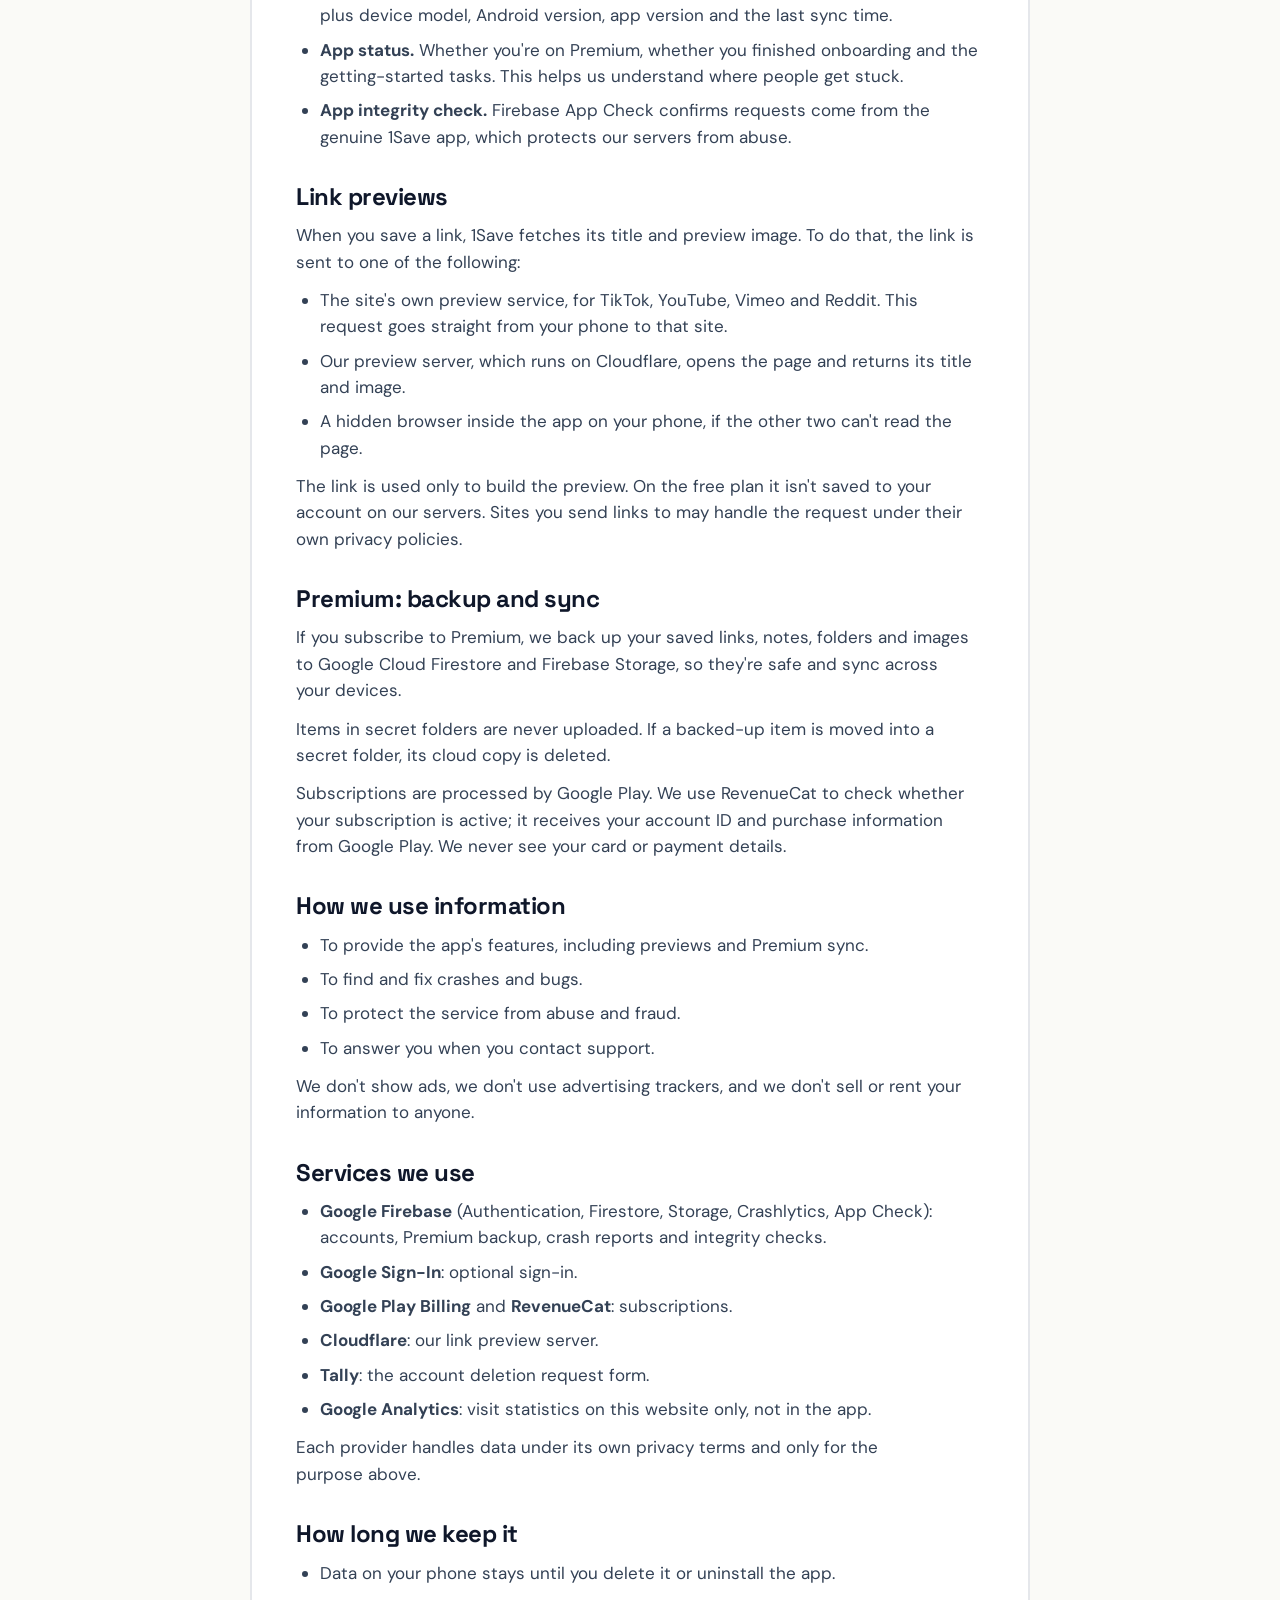
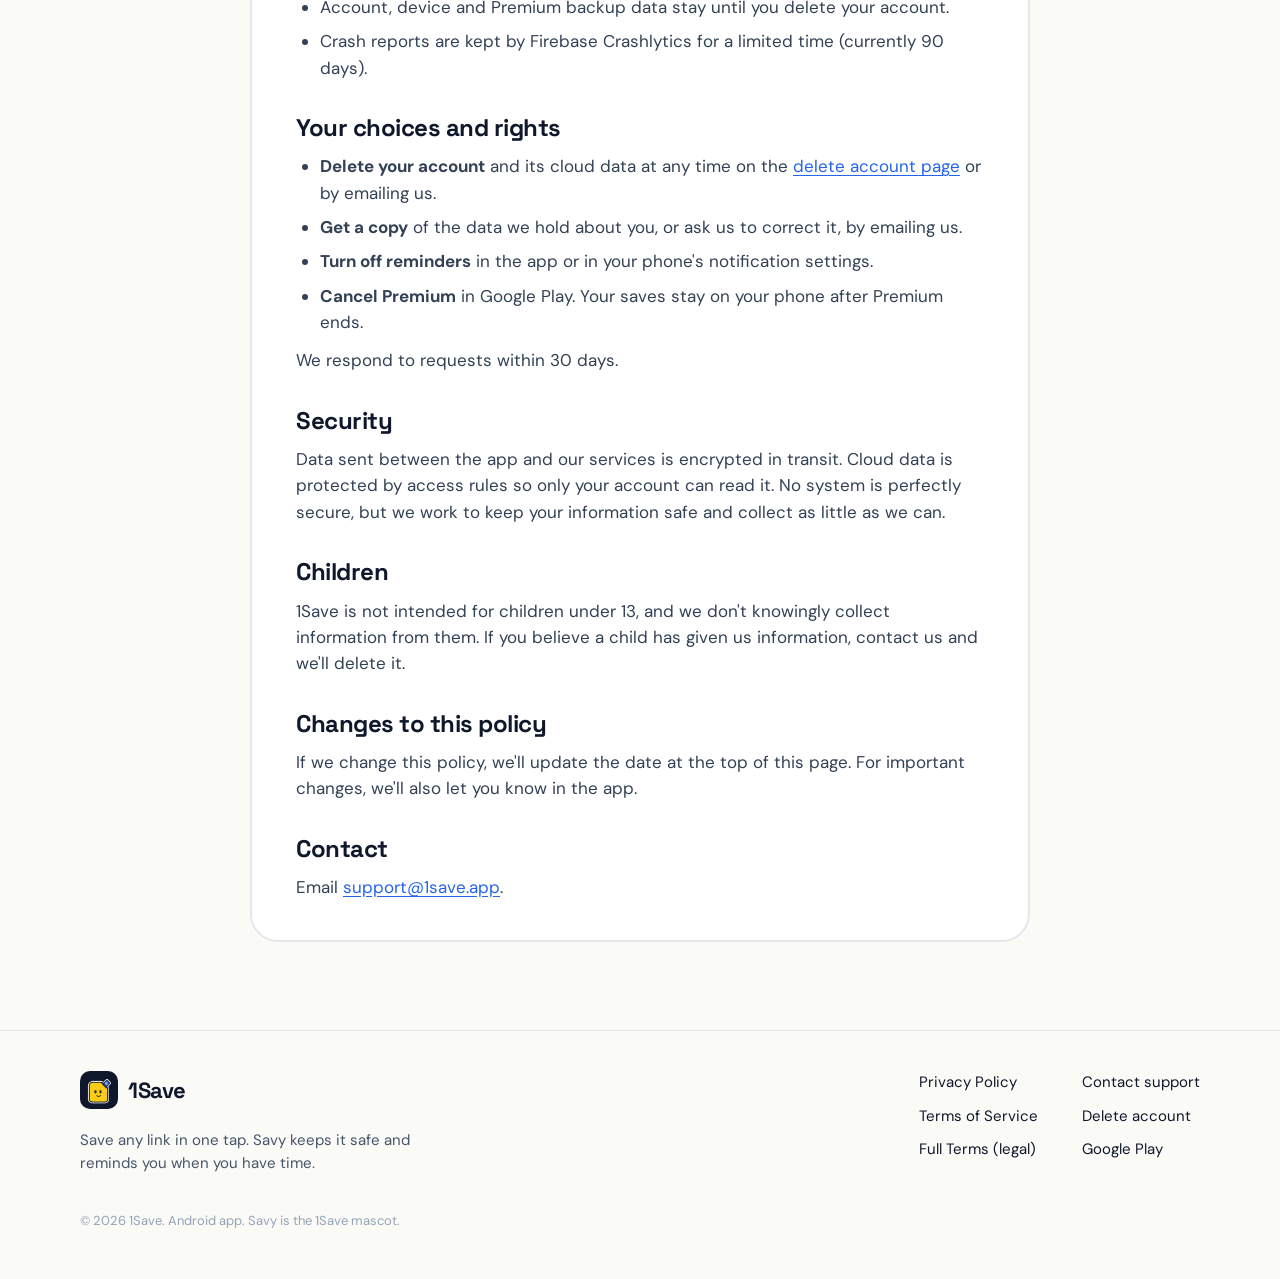
<file: privacy.html>
<!DOCTYPE html>
<html lang="en">
<head>
<meta charset="utf-8">
<meta name="viewport" content="width=device-width, initial-scale=1">
<title>Privacy Policy · 1Save</title>
<meta name="description" content="How 1Save collects, uses and protects your information.">
<link rel="canonical" href="https://1save.app/privacy.html">
<meta name="theme-color" content="#FAFAF7">
<link rel="icon" href="assets/favicon.png" sizes="48x48" type="image/png">
<link rel="icon" href="assets/favicon-192.png" sizes="192x192" type="image/png">
<link rel="apple-touch-icon" href="assets/logo.png">
<meta property="og:type" content="website">
<meta property="og:site_name" content="1Save">
<meta property="og:title" content="Privacy Policy · 1Save">
<meta property="og:description" content="How 1Save collects, uses and protects your information.">
<meta property="og:url" content="https://1save.app/privacy.html">
<meta property="og:image" content="https://1save.app/assets/web_preview.png">
<meta property="og:image:width" content="1200">
<meta property="og:image:height" content="630">
<meta name="twitter:card" content="summary_large_image">
<meta name="twitter:title" content="Privacy Policy · 1Save">
<meta name="twitter:description" content="How 1Save collects, uses and protects your information.">
<meta name="twitter:image" content="https://1save.app/assets/web_preview.png">
<link rel="preconnect" href="https://fonts.googleapis.com">
<link rel="preconnect" href="https://fonts.gstatic.com" crossorigin>
<link rel="stylesheet" href="https://fonts.googleapis.com/css2?family=DM+Sans:wght@400;500;700&amp;family=Space+Grotesk:wght@500;700&amp;display=swap">
<link rel="stylesheet" href="assets/site.css">
<!-- Google tag (gtag.js) -->
<script async src="https://www.googletagmanager.com/gtag/js?id=G-3QZ41BPEPX"></script>
<script>
window.dataLayer = window.dataLayer || [];
function gtag(){dataLayer.push(arguments);}
gtag('js', new Date());
gtag('config', 'G-3QZ41BPEPX');
</script>
</head>
<body>
<a class="skip" href="#main">Skip to content</a>
<header class="site-header" id="top">
<div class="wrap">
<a class="brand" href="index.html"><img src="assets/logo.png" alt="" width="38" height="38">1Save</a>
<nav class="nav" aria-label="Main"><a class="navlink" href="index.html">Home</a><a class="btn btn-primary btn-small" href="https://play.google.com/store/apps/details?id=com.onesave.app" target="_blank" rel="noopener noreferrer"><svg width="20" height="20" viewBox="0 0 24 24" aria-hidden="true"><path d="M5 3.5v17l10-8.5z" fill="#0F172A"/><path d="M15 12l3.6-3.1 2.4 1.4c1.3.8 1.3 2.6 0 3.4l-2.4 1.4z" fill="#0F172A"/></svg>Get the app</a></nav>
</div>
</header>
<main id="main">
<section class="doc-hero"><div class="wrap"><img src="assets/savy/cover.svg" alt="" width="84" height="92"><div><h1>Privacy Policy</h1><p>What we collect, what stays on your phone, and your choices.</p></div></div></section>
<div class="doc"><article class="doc-card">
<p class="updated"><strong>Last updated:</strong> October 29, 2026</p>
<div class="callout">
<p><strong>The short version</strong></p>
<ul>
<li>On the free plan, your links, notes, folders and images stay on your phone. We don't upload them.</li>
<li>From everyone, we collect only what keeps the app running and healthy: an account ID, crash reports and basic device info.</li>
<li>Premium backs up your saves to the cloud so they sync between devices. Secret folders are never uploaded.</li>
<li>No ads, no ad tracking, and we never sell your data.</li>
</ul>
</div>

<h2>Who we are</h2>
<p>1Save ("we", "us") makes the 1Save Android app and the website 1save.app. This policy explains what information we handle, why, and the choices you have. Questions? Email <a href="mailto:support@1save.app">support@1save.app</a>.</p>

<h2>What stays on your phone</h2>
<p>The following is stored on your device. On the free plan, none of it leaves your phone. With Premium, your saves are also backed up to the cloud (see <a href="#premium">Premium</a> below), but your PIN and clipboard always stay on your phone.</p>
<ul>
<li>The links, images and screenshots you save, with their titles, preview images and your notes.</li>
<li>Your folders, reminders and app settings. Reminders are scheduled on your phone, not sent from our servers.</li>
<li>Your secret folder PIN. We store only a scrambled (hashed) version in your phone's secure storage, and we can't see or recover it.</li>
<li>Clipboard checks. When you open 1Save, the app looks at your clipboard for a link so it can offer to save it. The clipboard content isn't sent to us.</li>
</ul>
<p>On the free plan, if you uninstall the app or lose your phone, your saves are gone, so consider Premium backup if that matters to you.</p>

<h2>What we collect from everyone</h2>
<p>We collect a small amount of information to run the app, keep it stable and prevent abuse:</p>
<ul>
<li><strong>Account ID.</strong> When you first open 1Save, the app creates an anonymous account ID with Firebase Authentication. It isn't linked to your name.</li>
<li><strong>Google account details (only if you sign in with Google).</strong> Your email address, name and profile photo, used to identify your account and show your profile.</li>
<li><strong>Crash reports.</strong> If the app crashes, Firebase Crashlytics sends us a report with the error details, device model, Android version and app version. We use it only to fix bugs.</li>
<li><strong>Device record.</strong> A random ID created by the app (not your phone's hardware ID), plus device model, Android version, app version and the last sync time.</li>
<li><strong>App status.</strong> Whether you're on Premium, whether you finished onboarding and the getting-started tasks. This helps us understand where people get stuck.</li>
<li><strong>App integrity check.</strong> Firebase App Check confirms requests come from the genuine 1Save app, which protects our servers from abuse.</li>
</ul>

<h2>Link previews</h2>
<p>When you save a link, 1Save fetches its title and preview image. To do that, the link is sent to one of the following:</p>
<ul>
<li>The site's own preview service, for TikTok, YouTube, Vimeo and Reddit. This request goes straight from your phone to that site.</li>
<li>Our preview server, which runs on Cloudflare, opens the page and returns its title and image.</li>
<li>A hidden browser inside the app on your phone, if the other two can't read the page.</li>
</ul>
<p>The link is used only to build the preview. On the free plan it isn't saved to your account on our servers. Sites you send links to may handle the request under their own privacy policies.</p>

<h2 id="premium">Premium: backup and sync</h2>
<p>If you subscribe to Premium, we back up your saved links, notes, folders and images to Google Cloud Firestore and Firebase Storage, so they're safe and sync across your devices.</p>
<p>Items in secret folders are never uploaded. If a backed-up item is moved into a secret folder, its cloud copy is deleted.</p>
<p>Subscriptions are processed by Google Play. We use RevenueCat to check whether your subscription is active; it receives your account ID and purchase information from Google Play. We never see your card or payment details.</p>

<h2>How we use information</h2>
<ul>
<li>To provide the app's features, including previews and Premium sync.</li>
<li>To find and fix crashes and bugs.</li>
<li>To protect the service from abuse and fraud.</li>
<li>To answer you when you contact support.</li>
</ul>
<p>We don't show ads, we don't use advertising trackers, and we don't sell or rent your information to anyone.</p>

<h2>Services we use</h2>
<ul>
<li><strong>Google Firebase</strong> (Authentication, Firestore, Storage, Crashlytics, App Check): accounts, Premium backup, crash reports and integrity checks.</li>
<li><strong>Google Sign-In</strong>: optional sign-in.</li>
<li><strong>Google Play Billing</strong> and <strong>RevenueCat</strong>: subscriptions.</li>
<li><strong>Cloudflare</strong>: our link preview server.</li>
<li><strong>Tally</strong>: the account deletion request form.</li>
<li><strong>Google Analytics</strong>: visit statistics on this website only, not in the app.</li>
</ul>
<p>Each provider handles data under its own privacy terms and only for the purpose above.</p>

<h2>How long we keep it</h2>
<ul>
<li>Data on your phone stays until you delete it or uninstall the app.</li>
<li>Account, device and Premium backup data stay until you delete your account.</li>
<li>Crash reports are kept by Firebase Crashlytics for a limited time (currently 90 days).</li>
</ul>

<h2>Your choices and rights</h2>
<ul>
<li><strong>Delete your account</strong> and its cloud data at any time on the <a href="delete-account.html">delete account page</a> or by emailing us.</li>
<li><strong>Get a copy</strong> of the data we hold about you, or ask us to correct it, by emailing us.</li>
<li><strong>Turn off reminders</strong> in the app or in your phone's notification settings.</li>
<li><strong>Cancel Premium</strong> in Google Play. Your saves stay on your phone after Premium ends.</li>
</ul>
<p>We respond to requests within 30 days.</p>

<h2>Security</h2>
<p>Data sent between the app and our services is encrypted in transit. Cloud data is protected by access rules so only your account can read it. No system is perfectly secure, but we work to keep your information safe and collect as little as we can.</p>

<h2>Children</h2>
<p>1Save is not intended for children under 13, and we don't knowingly collect information from them. If you believe a child has given us information, contact us and we'll delete it.</p>

<h2>Changes to this policy</h2>
<p>If we change this policy, we'll update the date at the top of this page. For important changes, we'll also let you know in the app.</p>

<h2>Contact</h2>
<p>Email <a href="mailto:support@1save.app">support@1save.app</a>.</p>
</article></div>
</main>
<footer class="site-footer">
<div class="wrap">
<div><a class="brand" href="index.html"><img src="assets/logo.png" alt="" width="38" height="38">1Save</a>
<p>Save any link in one tap. Savy keeps it safe and reminds you when you have time.</p></div>
<nav class="footer-links" aria-label="Footer">
<a href="privacy.html">Privacy Policy</a>
<a href="mailto:support@1save.app">Contact support</a>
<a href="terms.html">Terms of Service</a>
<a href="delete-account.html">Delete account</a>
<a href="term_full.html">Full Terms (legal)</a>
<a href="https://play.google.com/store/apps/details?id=com.onesave.app" target="_blank" rel="noopener noreferrer">Google Play</a>
</nav>
<div class="copyright">© 2026 1Save. Android app. Savy is the 1Save mascot.</div>
</div>
</footer>
<script>
(function(){var h=document.querySelector('.site-header');if(!h)return;var f=function(){h.classList.toggle('scrolled',window.scrollY>8)};f();window.addEventListener('scroll',f,{passive:true});})();
</script>
</body>
</html>
</file>
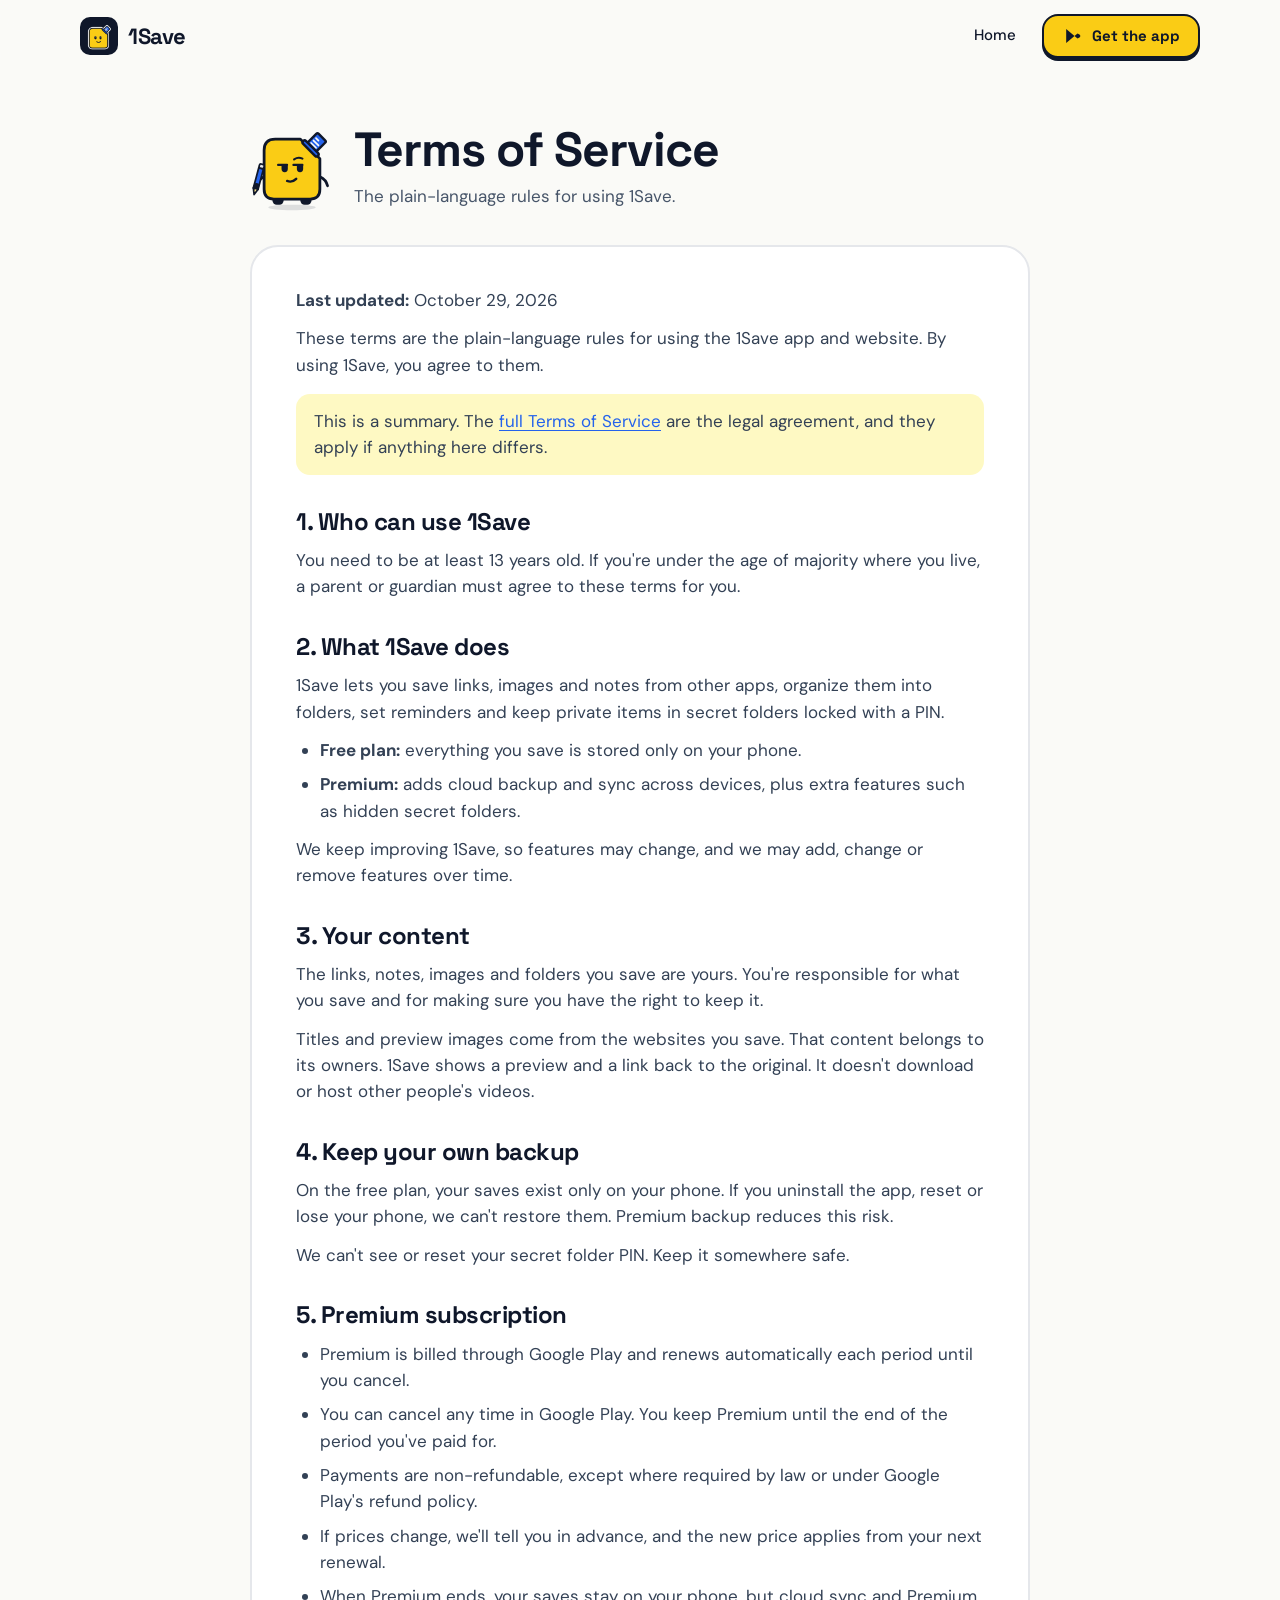
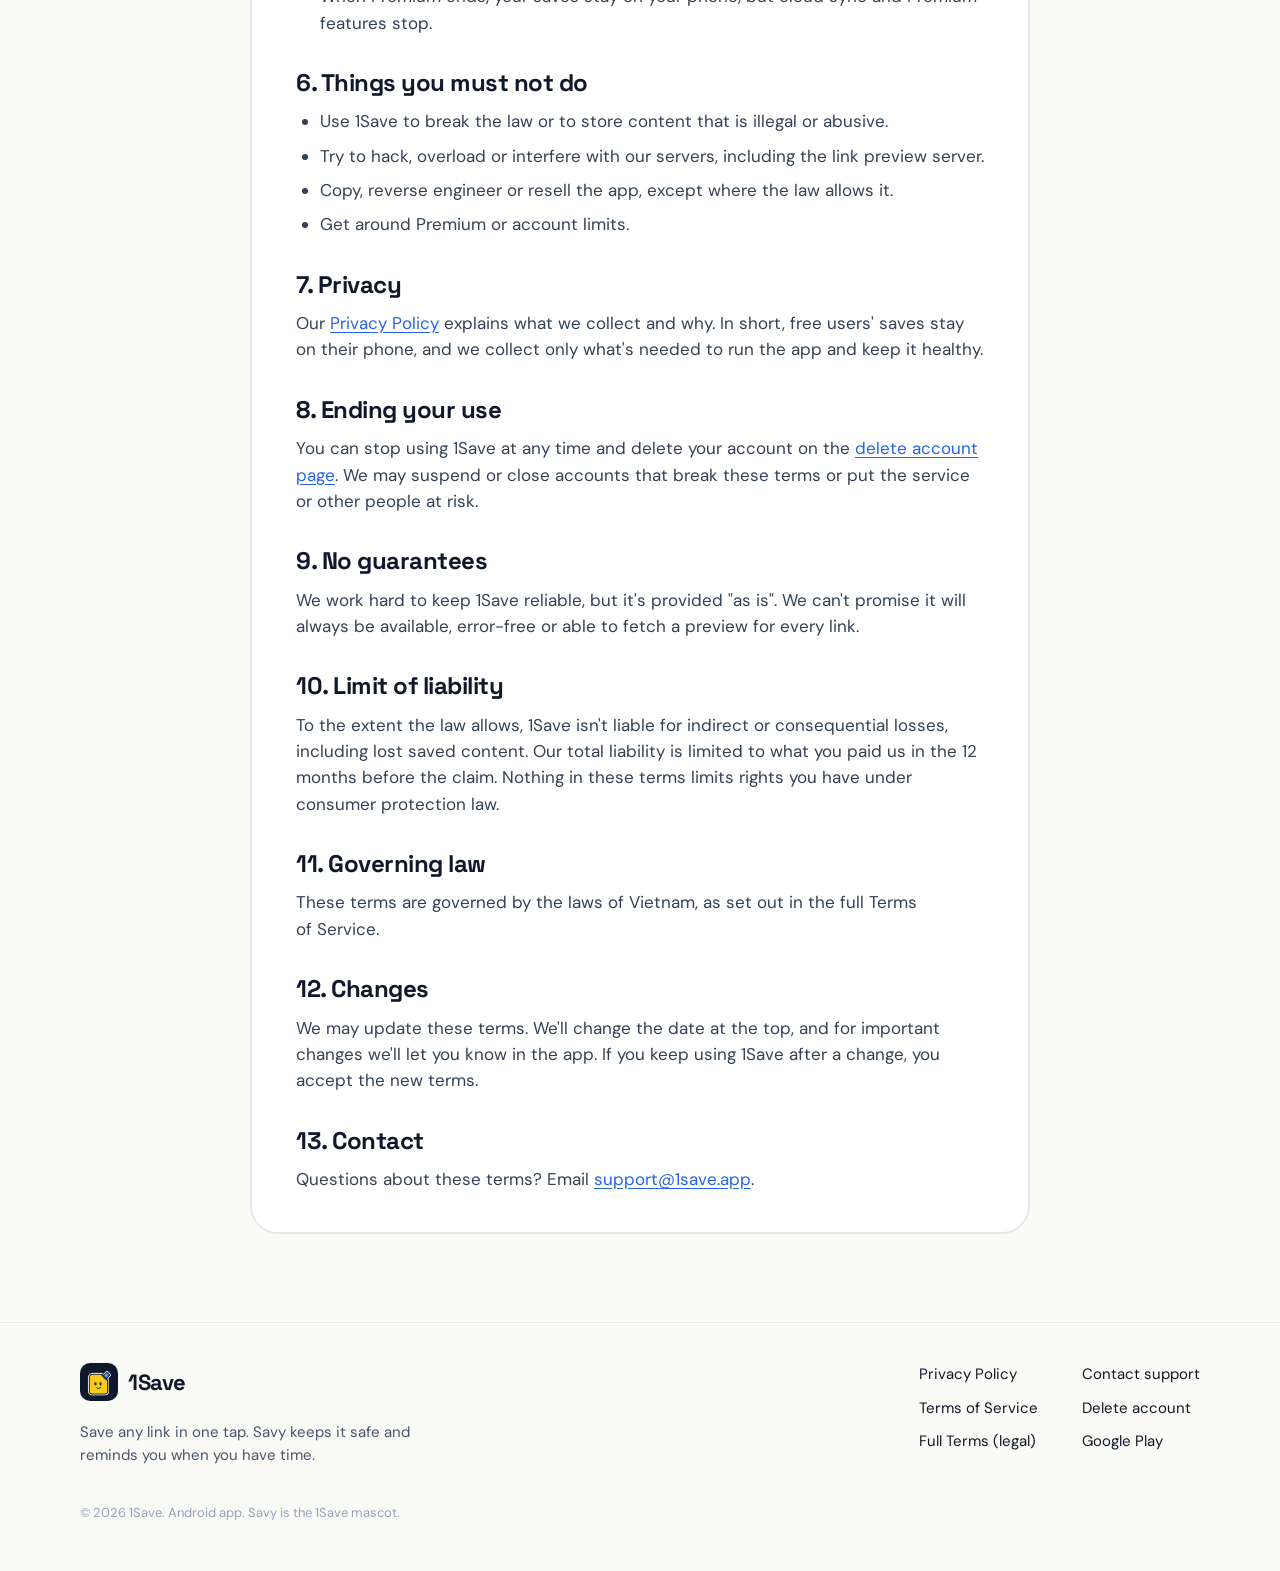
<file: terms.html>
<!DOCTYPE html>
<html lang="en">
<head>
<meta charset="utf-8">
<meta name="viewport" content="width=device-width, initial-scale=1">
<title>Terms of Service · 1Save</title>
<meta name="description" content="The rules for using the 1Save app and website.">
<link rel="canonical" href="https://1save.app/terms.html">
<meta name="theme-color" content="#FAFAF7">
<link rel="icon" href="assets/favicon.png" sizes="48x48" type="image/png">
<link rel="icon" href="assets/favicon-192.png" sizes="192x192" type="image/png">
<link rel="apple-touch-icon" href="assets/logo.png">
<meta property="og:type" content="website">
<meta property="og:site_name" content="1Save">
<meta property="og:title" content="Terms of Service · 1Save">
<meta property="og:description" content="The rules for using the 1Save app and website.">
<meta property="og:url" content="https://1save.app/terms.html">
<meta property="og:image" content="https://1save.app/assets/web_preview.png">
<meta property="og:image:width" content="1200">
<meta property="og:image:height" content="630">
<meta name="twitter:card" content="summary_large_image">
<meta name="twitter:title" content="Terms of Service · 1Save">
<meta name="twitter:description" content="The rules for using the 1Save app and website.">
<meta name="twitter:image" content="https://1save.app/assets/web_preview.png">
<link rel="preconnect" href="https://fonts.googleapis.com">
<link rel="preconnect" href="https://fonts.gstatic.com" crossorigin>
<link rel="stylesheet" href="https://fonts.googleapis.com/css2?family=DM+Sans:wght@400;500;700&amp;family=Space+Grotesk:wght@500;700&amp;display=swap">
<link rel="stylesheet" href="assets/site.css">
<!-- Google tag (gtag.js) -->
<script async src="https://www.googletagmanager.com/gtag/js?id=G-3QZ41BPEPX"></script>
<script>
window.dataLayer = window.dataLayer || [];
function gtag(){dataLayer.push(arguments);}
gtag('js', new Date());
gtag('config', 'G-3QZ41BPEPX');
</script>
</head>
<body>
<a class="skip" href="#main">Skip to content</a>
<header class="site-header" id="top">
<div class="wrap">
<a class="brand" href="index.html"><img src="assets/logo.png" alt="" width="38" height="38">1Save</a>
<nav class="nav" aria-label="Main"><a class="navlink" href="index.html">Home</a><a class="btn btn-primary btn-small" href="https://play.google.com/store/apps/details?id=com.onesave.app" target="_blank" rel="noopener noreferrer"><svg width="20" height="20" viewBox="0 0 24 24" aria-hidden="true"><path d="M5 3.5v17l10-8.5z" fill="#0F172A"/><path d="M15 12l3.6-3.1 2.4 1.4c1.3.8 1.3 2.6 0 3.4l-2.4 1.4z" fill="#0F172A"/></svg>Get the app</a></nav>
</div>
</header>
<main id="main">
<section class="doc-hero"><div class="wrap"><img src="assets/savy/clever.svg" alt="" width="84" height="92"><div><h1>Terms of Service</h1><p>The plain-language rules for using 1Save.</p></div></div></section>
<div class="doc"><article class="doc-card">
<p class="updated"><strong>Last updated:</strong> October 29, 2026</p>
<p>These terms are the plain-language rules for using the 1Save app and website. By using 1Save, you agree to them.</p>
<p class="callout">This is a summary. The <a href="term_full.html">full Terms of Service</a> are the legal agreement, and they apply if anything here differs.</p>

<h2>1. Who can use 1Save</h2>
<p>You need to be at least 13 years old. If you're under the age of majority where you live, a parent or guardian must agree to these terms for you.</p>

<h2>2. What 1Save does</h2>
<p>1Save lets you save links, images and notes from other apps, organize them into folders, set reminders and keep private items in secret folders locked with a PIN.</p>
<ul>
<li><strong>Free plan:</strong> everything you save is stored only on your phone.</li>
<li><strong>Premium:</strong> adds cloud backup and sync across devices, plus extra features such as hidden secret folders.</li>
</ul>
<p>We keep improving 1Save, so features may change, and we may add, change or remove features over time.</p>

<h2>3. Your content</h2>
<p>The links, notes, images and folders you save are yours. You're responsible for what you save and for making sure you have the right to keep it.</p>
<p>Titles and preview images come from the websites you save. That content belongs to its owners. 1Save shows a preview and a link back to the original. It doesn't download or host other people's videos.</p>

<h2>4. Keep your own backup</h2>
<p>On the free plan, your saves exist only on your phone. If you uninstall the app, reset or lose your phone, we can't restore them. Premium backup reduces this risk.</p>
<p>We can't see or reset your secret folder PIN. Keep it somewhere safe.</p>

<h2>5. Premium subscription</h2>
<ul>
<li>Premium is billed through Google Play and renews automatically each period until you cancel.</li>
<li>You can cancel any time in Google Play. You keep Premium until the end of the period you've paid for.</li>
<li>Payments are non-refundable, except where required by law or under Google Play's refund policy.</li>
<li>If prices change, we'll tell you in advance, and the new price applies from your next renewal.</li>
<li>When Premium ends, your saves stay on your phone, but cloud sync and Premium features stop.</li>
</ul>

<h2>6. Things you must not do</h2>
<ul>
<li>Use 1Save to break the law or to store content that is illegal or abusive.</li>
<li>Try to hack, overload or interfere with our servers, including the link preview server.</li>
<li>Copy, reverse engineer or resell the app, except where the law allows it.</li>
<li>Get around Premium or account limits.</li>
</ul>

<h2>7. Privacy</h2>
<p>Our <a href="privacy.html">Privacy Policy</a> explains what we collect and why. In short, free users' saves stay on their phone, and we collect only what's needed to run the app and keep it healthy.</p>

<h2>8. Ending your use</h2>
<p>You can stop using 1Save at any time and delete your account on the <a href="delete-account.html">delete account page</a>. We may suspend or close accounts that break these terms or put the service or other people at risk.</p>

<h2>9. No guarantees</h2>
<p>We work hard to keep 1Save reliable, but it's provided "as is". We can't promise it will always be available, error-free or able to fetch a preview for every link.</p>

<h2>10. Limit of liability</h2>
<p>To the extent the law allows, 1Save isn't liable for indirect or consequential losses, including lost saved content. Our total liability is limited to what you paid us in the 12 months before the claim. Nothing in these terms limits rights you have under consumer protection law.</p>

<h2>11. Governing law</h2>
<p>These terms are governed by the laws of Vietnam, as set out in the full Terms of Service.</p>

<h2>12. Changes</h2>
<p>We may update these terms. We'll change the date at the top, and for important changes we'll let you know in the app. If you keep using 1Save after a change, you accept the new terms.</p>

<h2>13. Contact</h2>
<p>Questions about these terms? Email <a href="mailto:support@1save.app">support@1save.app</a>.</p>
</article></div>
</main>
<footer class="site-footer">
<div class="wrap">
<div><a class="brand" href="index.html"><img src="assets/logo.png" alt="" width="38" height="38">1Save</a>
<p>Save any link in one tap. Savy keeps it safe and reminds you when you have time.</p></div>
<nav class="footer-links" aria-label="Footer">
<a href="privacy.html">Privacy Policy</a>
<a href="mailto:support@1save.app">Contact support</a>
<a href="terms.html">Terms of Service</a>
<a href="delete-account.html">Delete account</a>
<a href="term_full.html">Full Terms (legal)</a>
<a href="https://play.google.com/store/apps/details?id=com.onesave.app" target="_blank" rel="noopener noreferrer">Google Play</a>
</nav>
<div class="copyright">© 2026 1Save. Android app. Savy is the 1Save mascot.</div>
</div>
</footer>
<script>
(function(){var h=document.querySelector('.site-header');if(!h)return;var f=function(){h.classList.toggle('scrolled',window.scrollY>8)};f();window.addEventListener('scroll',f,{passive:true});})();
</script>
</body>
</html>
</file>
<file: assets/site.css>
/* 1Save website, styled to match the app revamp (Savy). Tokens mirror constants/theme.ts. */
:root {
  --yellow: #FACC15;
  --yellow-soft: #FDE68A;
  --yellow-pale: #FEF9C3;
  --blue: #2563EB;
  --blue-dark: #1D4ED8;
  --blue-pale: #DBEAFE;
  --ink: #0F172A;
  --ink-2: #1E293B;
  --text-2: #475569;
  --muted: #94A3B8;
  --on-ink-2: #CBD5E1;
  --border: #E5E7EB;
  --surface-muted: #F1F2F4;
  --paper: #FAFAF7;
  --white: #FFFFFF;
  --red: #DC2626;

  --font-display: 'Space Grotesk', system-ui, sans-serif;
  --font-body: 'DM Sans', system-ui, sans-serif;

  --radius-md: 12px;
  --radius-lg: 16px;
  --radius-card: 20px;
  --radius-xl: 28px;
  --shadow-hard: 0 4px 0 var(--ink);
  --shadow-hard-lg: 0 6px 0 var(--ink);

  --gutter: 20px;
  --max: 1160px;
}

*, *::before, *::after { box-sizing: border-box; }
html { scroll-behavior: smooth; -webkit-text-size-adjust: 100%; }
@media (prefers-reduced-motion: reduce) { html { scroll-behavior: auto; } * { transition: none !important; animation: none !important; } }
body {
  margin: 0;
  background: var(--paper);
  color: var(--ink);
  font-family: var(--font-body);
  font-size: 17px;
  line-height: 1.55;
  -webkit-font-smoothing: antialiased;
}
img, svg { display: block; max-width: 100%; }
a { color: var(--blue); text-underline-offset: 3px; }
a:hover { color: var(--blue-dark); }
::selection { background: var(--yellow); color: var(--ink); }
:focus-visible { outline: 3px solid var(--blue); outline-offset: 3px; border-radius: 6px; }

h1, h2, h3, h4 { font-family: var(--font-display); font-weight: 700; line-height: 1.1; margin: 0; letter-spacing: -0.02em; text-wrap: balance; }
p { margin: 0; text-wrap: pretty; }

.wrap { width: 100%; max-width: var(--max); margin: 0 auto; padding: 0 var(--gutter); }
.overline { font-size: 13px; font-weight: 700; letter-spacing: 1.4px; text-transform: uppercase; color: var(--blue); }
.lead { font-size: 19px; color: var(--text-2); }
.skip { position: absolute; left: -999px; top: 8px; background: var(--ink); color: var(--yellow); padding: 8px 14px; border-radius: 10px; z-index: 100; }
.skip:focus { left: 8px; }

/* Buttons */
.btn {
  display: inline-flex; align-items: center; justify-content: center; gap: 10px;
  min-height: 56px; padding: 0 26px; border-radius: var(--radius-lg);
  font-family: var(--font-display); font-weight: 700; font-size: 18px; text-decoration: none;
  border: 2.5px solid var(--ink); transition: transform .12s ease, box-shadow .12s ease;
}
.btn-primary { background: var(--yellow); color: var(--ink); box-shadow: var(--shadow-hard); }
.btn-primary:hover { color: var(--ink); transform: translateY(-1px); box-shadow: 0 5px 0 var(--ink); }
.btn-primary:active { transform: translateY(3px); box-shadow: 0 1px 0 var(--ink); }
.btn-secondary { background: var(--white); color: var(--ink); box-shadow: var(--shadow-hard); }
.btn-secondary:hover { color: var(--ink); transform: translateY(-1px); box-shadow: 0 5px 0 var(--ink); }
.btn-small { min-height: 44px; padding: 0 18px; font-size: 15px; box-shadow: 0 3px 0 var(--ink); }
.btn-ghost { border: 0; background: transparent; color: var(--blue); min-height: 44px; padding: 0 8px; font-family: var(--font-body); font-size: 16px; }
.btn svg { flex-shrink: 0; }

/* Header */
.site-header { position: sticky; top: 0; z-index: 50; background: rgba(250, 250, 247, .88); backdrop-filter: saturate(1.4) blur(14px); -webkit-backdrop-filter: saturate(1.4) blur(14px); border-bottom: 1.5px solid transparent; transition: border-color .2s; }
.site-header.scrolled { border-bottom-color: var(--border); }
.site-header .wrap { display: flex; align-items: center; justify-content: space-between; height: 72px; }
.brand { display: inline-flex; align-items: center; gap: 10px; color: var(--ink); text-decoration: none; font-family: var(--font-display); font-weight: 700; font-size: 22px; letter-spacing: -0.5px; }
.brand:hover { color: var(--ink); }
.brand img { width: 38px; height: 38px; border-radius: 10px; }
.nav { display: flex; align-items: center; gap: 26px; }
.nav a.navlink { color: var(--ink); text-decoration: none; font-weight: 500; font-size: 15px; }
.nav a.navlink:hover { color: var(--blue); }
@media (max-width: 820px) { .nav a.navlink { display: none; } }

/* Hero */
.hero { padding: 56px 0 72px; overflow: hidden; }
.hero .wrap { display: grid; grid-template-columns: 1.05fr .95fr; gap: 48px; align-items: center; }
.hero h1 { font-size: clamp(42px, 6.2vw, 76px); margin: 14px 0 20px; }
.hero h1 .hl { background: linear-gradient(transparent 62%, var(--yellow) 62%, var(--yellow) 92%, transparent 92%); padding: 0 4px; margin: 0 -4px; }
.hero .lead { max-width: 520px; }
.hero-cta { display: flex; flex-wrap: wrap; align-items: center; gap: 14px 20px; margin-top: 32px; }
.hero-note { margin-top: 16px; font-size: 14px; color: var(--text-2); display: flex; gap: 14px; flex-wrap: wrap; }
.hero-note span { display: inline-flex; align-items: center; gap: 6px; }
.hero-art { position: relative; justify-self: center; width: min(100%, 440px); aspect-ratio: 440 / 560; }
.hero-art .blob { position: absolute; inset: 6% 0 0 8%; border-radius: 48% 52% 46% 54% / 52% 44% 56% 48%; background: var(--yellow-pale); border: 2.5px solid var(--ink); }
.phone { position: relative; border: 3px solid var(--ink); border-radius: 40px; background: var(--ink); padding: 8px; box-shadow: var(--shadow-hard-lg); }
.phone img { border-radius: 32px; width: 100%; height: auto; }
.hero-art .phone { position: absolute; left: 24%; top: 0; width: 60%; transform: rotate(3deg); }
.hero-art .savy { position: absolute; left: -2%; bottom: 2%; width: 38%; transform: rotate(-6deg); filter: drop-shadow(0 6px 0 rgba(15,23,42,.12)); }
.sticker { position: absolute; display: flex; align-items: center; gap: 10px; background: var(--white); border: 2.5px solid var(--ink); border-radius: 16px; padding: 10px 14px; box-shadow: var(--shadow-hard); font-size: 14px; font-weight: 700; white-space: nowrap; }
.sticker .dot { width: 30px; height: 30px; border-radius: 9px; display: flex; align-items: center; justify-content: center; flex-shrink: 0; }
.sticker small { display: block; font-weight: 500; color: var(--text-2); font-size: 12px; }
.hero-art .s1 { right: -4%; top: 14%; transform: rotate(4deg); }
.hero-art .s2 { right: 2%; bottom: 16%; transform: rotate(-3deg); }
@media (max-width: 900px) {
  .hero { padding: 28px 0 56px; }
  .hero .wrap { grid-template-columns: 1fr; gap: 36px; }
  .hero-art { width: min(100%, 360px); }
}
@media (max-width: 420px) { .hero-art .s1 { right: -2%; } .sticker { font-size: 13px; padding: 8px 10px; } }

/* Works-with strip */
.works { padding: 8px 0 8px; }
.works .wrap { display: flex; align-items: center; justify-content: center; gap: 10px 12px; flex-wrap: wrap; }
.works p { font-size: 14px; color: var(--text-2); margin-right: 4px; }
.chip { display: inline-flex; align-items: center; height: 36px; padding: 0 14px; border-radius: 18px; background: var(--white); border: 2px solid var(--border); font-weight: 700; font-size: 14px; }

/* Sections */
section.block { padding: 88px 0; }
.section-head { max-width: 680px; margin: 0 auto 48px; text-align: center; }
.section-head h2 { font-size: clamp(32px, 4.2vw, 48px); margin: 10px 0 14px; }
@media (max-width: 640px) { section.block { padding: 64px 0; } .section-head { margin-bottom: 36px; } }

/* Steps */
.steps { display: grid; grid-template-columns: repeat(3, 1fr); gap: 24px; }
.step { background: var(--white); border: 2px solid var(--border); border-radius: var(--radius-xl); padding: 24px 24px 0; display: flex; flex-direction: column; gap: 10px; overflow: hidden; }
.step .num { width: 36px; height: 36px; border-radius: 18px; background: var(--ink); color: var(--yellow); font-family: var(--font-display); font-weight: 700; display: flex; align-items: center; justify-content: center; }
.step h3 { font-size: 22px; }
.step p { color: var(--text-2); font-size: 16px; }
.step .shot { margin: 14px auto 0; width: 78%; border: 3px solid var(--ink); border-bottom: 0; border-radius: 30px 30px 0 0; padding: 7px 7px 0; background: var(--ink); }
.step .shot img { border-radius: 24px 24px 0 0; aspect-ratio: 390 / 560; height: auto; object-fit: cover; object-position: top; width: 100%; }
@media (max-width: 900px) { .steps { grid-template-columns: 1fr; max-width: 460px; margin: 0 auto; } }

/* Features */
.features { display: grid; grid-template-columns: repeat(3, 1fr); gap: 20px; }
.feature { background: var(--white); border: 2px solid var(--border); border-radius: var(--radius-card); padding: 26px; display: flex; flex-direction: column; gap: 12px; }
.feature .tile { width: 52px; height: 52px; border-radius: 16px; border: 2.5px solid var(--ink); display: flex; align-items: center; justify-content: center; }
.feature h3 { font-size: 20px; }
.feature p { color: var(--text-2); font-size: 16px; }
.badge { display: inline-flex; align-items: center; gap: 5px; height: 24px; padding: 0 9px; border-radius: 12px; background: var(--ink); color: var(--yellow); font-size: 12px; font-weight: 700; vertical-align: 3px; margin-left: 6px; }
@media (max-width: 900px) { .features { grid-template-columns: 1fr 1fr; } }
@media (max-width: 600px) { .features { grid-template-columns: 1fr; } }

/* Secret spotlight */
.secret { background: var(--ink); color: var(--paper); border-radius: 36px; padding: 64px 56px; display: grid; grid-template-columns: 1fr .8fr; gap: 48px; align-items: center; }
.secret .overline { color: var(--yellow); }
.secret h2 { font-size: clamp(32px, 4vw, 46px); margin: 10px 0 16px; color: var(--paper); }
.secret p.lead { color: var(--on-ink-2); }
.secret ul { list-style: none; margin: 26px 0 0; padding: 0; display: flex; flex-direction: column; gap: 14px; }
.secret li { display: flex; gap: 12px; align-items: flex-start; font-size: 16px; color: var(--on-ink-2); }
.secret li b { color: var(--paper); }
.secret li .ic { width: 30px; height: 30px; border-radius: 10px; background: var(--yellow); flex-shrink: 0; display: flex; align-items: center; justify-content: center; margin-top: 1px; }
.secret-art { position: relative; justify-self: center; width: min(100%, 330px); }
.secret-art .phone { border-color: var(--paper); box-shadow: 0 6px 0 var(--yellow); transform: rotate(-3deg); }
.secret-art .savy { position: absolute; width: 42%; right: -14%; bottom: -6%; transform: rotate(6deg); }
@media (max-width: 900px) { .secret { grid-template-columns: 1fr; padding: 44px 24px; border-radius: 28px; } .secret-art { width: min(100%, 280px); margin-bottom: 20px; } }

/* Savy */
.meet { display: grid; grid-template-columns: .9fr 1.1fr; gap: 48px; align-items: center; }
.meet h2 { font-size: clamp(32px, 4vw, 46px); margin: 10px 0 16px; }
.poses { display: grid; grid-template-columns: repeat(3, 1fr); gap: 14px; }
.pose { background: var(--white); border: 2px solid var(--border); border-radius: var(--radius-card); padding: 16px 12px 14px; display: flex; flex-direction: column; align-items: center; gap: 6px; text-align: center; }
.pose img { width: 84px; height: 92px; }
.pose b { font-size: 15px; }
.pose span { font-size: 13px; color: var(--text-2); line-height: 1.35; }
@media (max-width: 900px) { .meet { grid-template-columns: 1fr; } }
@media (max-width: 420px) { .poses { grid-template-columns: 1fr 1fr; } }

/* Plans */
.plans { display: grid; grid-template-columns: 1fr 1fr; gap: 24px; max-width: 880px; margin: 0 auto; }
.plan { border-radius: var(--radius-xl); padding: 32px; display: flex; flex-direction: column; gap: 18px; border: 2.5px solid var(--ink); background: var(--white); }
.plan.premium { background: var(--yellow); box-shadow: var(--shadow-hard-lg); position: relative; }
.plan h3 { font-size: 26px; display: flex; align-items: center; gap: 10px; }
.plan .sub { color: var(--text-2); font-size: 16px; margin-top: -8px; }
.plan.premium .sub { color: var(--ink); }
.plan ul { list-style: none; margin: 0; padding: 0; display: flex; flex-direction: column; gap: 12px; }
.plan li { display: flex; gap: 10px; align-items: flex-start; font-size: 16px; }
.check { width: 24px; height: 24px; border-radius: 12px; background: var(--blue-pale); flex-shrink: 0; display: flex; align-items: center; justify-content: center; }
.plan.premium .check { background: var(--ink); }
.plan .savy-mini { position: absolute; right: 20px; top: -46px; width: 82px; }
@media (max-width: 760px) { .plans { grid-template-columns: 1fr; gap: 64px; } }

/* FAQ */
.faq { max-width: 780px; margin: 0 auto; display: flex; flex-direction: column; gap: 12px; }
.faq details { background: var(--white); border: 2px solid var(--border); border-radius: 18px; padding: 0 22px; }
.faq details[open] { border-color: var(--ink); }
.faq summary { list-style: none; cursor: pointer; display: flex; align-items: center; justify-content: space-between; gap: 16px; min-height: 64px; font-weight: 700; font-size: 17px; }
.faq summary::-webkit-details-marker { display: none; }
.faq summary .pm { width: 30px; height: 30px; border-radius: 15px; background: var(--surface-muted); flex-shrink: 0; display: flex; align-items: center; justify-content: center; transition: transform .15s; }
.faq details[open] summary .pm { transform: rotate(45deg); background: var(--yellow); }
.faq details p { padding: 0 0 20px; color: var(--text-2); font-size: 16px; }

/* CTA band */
.cta { background: var(--yellow); border: 2.5px solid var(--ink); border-radius: 36px; box-shadow: var(--shadow-hard-lg); padding: 56px; display: grid; grid-template-columns: auto 1fr auto; gap: 32px; align-items: center; }
.cta h2 { font-size: clamp(30px, 3.6vw, 44px); }
.cta p { margin-top: 10px; font-size: 18px; }
.cta img.savy { width: 130px; }
.cta .btn-primary { background: var(--ink); color: var(--yellow); box-shadow: 0 4px 0 rgba(15,23,42,.35); }
.cta .btn-primary:hover { color: var(--yellow); }
@media (max-width: 860px) { .cta { grid-template-columns: 1fr; text-align: center; justify-items: center; padding: 40px 24px; border-radius: 28px; } .cta img.savy { width: 110px; } }

/* Footer */
.site-footer { margin-top: 88px; border-top: 1.5px solid var(--border); padding: 40px 0 48px; font-size: 15px; }
.site-footer .wrap { display: flex; justify-content: space-between; gap: 28px; flex-wrap: wrap; align-items: flex-start; }
.site-footer p { color: var(--text-2); max-width: 340px; margin-top: 12px; font-size: 15px; }
.footer-links { display: grid; grid-template-columns: repeat(2, auto); gap: 10px 44px; }
.footer-links a { color: var(--ink); text-decoration: none; }
.footer-links a:hover { color: var(--blue); text-decoration: underline; }
.copyright { width: 100%; color: var(--muted); font-size: 13px; margin-top: 8px; }

/* Legal / document pages */
.doc-hero { padding: 48px 0 8px; }
.doc-hero .wrap { display: flex; align-items: center; gap: 20px; max-width: 820px; }
.doc-hero img { width: 84px; flex-shrink: 0; }
.doc-hero h1 { font-size: clamp(34px, 5vw, 48px); }
.doc-hero p { color: var(--text-2); margin-top: 6px; }
.doc { max-width: 820px; margin: 24px auto 0; padding: 0 var(--gutter); }
.doc-card { background: var(--white); border: 2px solid var(--border); border-radius: var(--radius-xl); padding: 40px 44px; }
.doc-card h2 { font-size: 24px; margin: 34px 0 12px; }
.doc-card h2:first-child { margin-top: 0; }
.doc-card h3 { font-size: 19px; margin: 24px 0 8px; }
.doc-card p, .doc-card li { color: #334155; font-size: 17px; }
.doc-card p + p { margin-top: 12px; }
.doc-card ul, .doc-card ol { padding-left: 24px; margin: 12px 0; display: flex; flex-direction: column; gap: 8px; }
.doc-card .callout { background: var(--yellow-pale); border-radius: 14px; padding: 14px 18px; margin: 16px 0; }
@media (max-width: 640px) { .doc-card { padding: 26px 20px; border-radius: 22px; } .doc-hero img { width: 64px; } }

/* Delete account */
.form-card { max-width: 520px; margin: 32px auto 0; background: var(--white); border: 2.5px solid var(--ink); border-radius: var(--radius-xl); box-shadow: var(--shadow-hard-lg); padding: 32px; }
.form-card .warn { display: flex; gap: 12px; background: #FEF2F2; border-radius: 14px; padding: 12px 14px; font-size: 15px; color: #7F1D1D; margin-bottom: 20px; }
</file>
